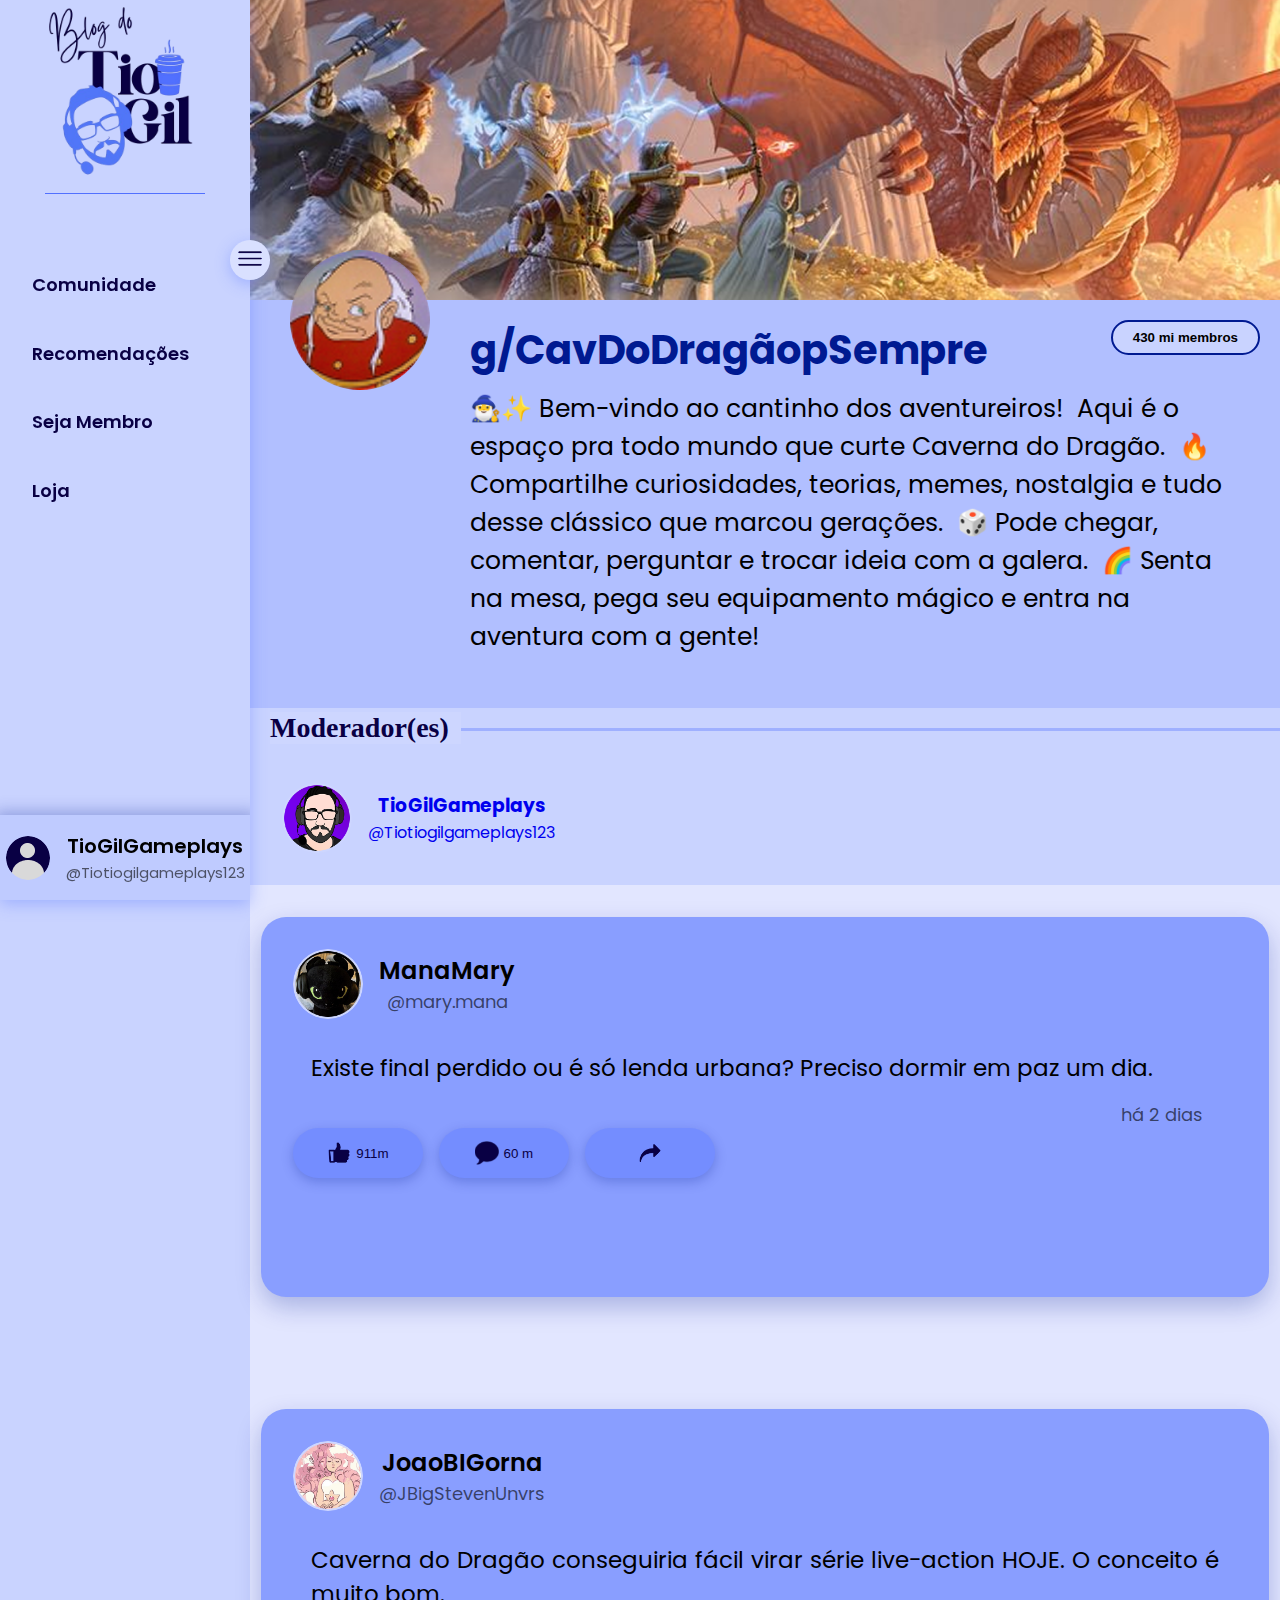
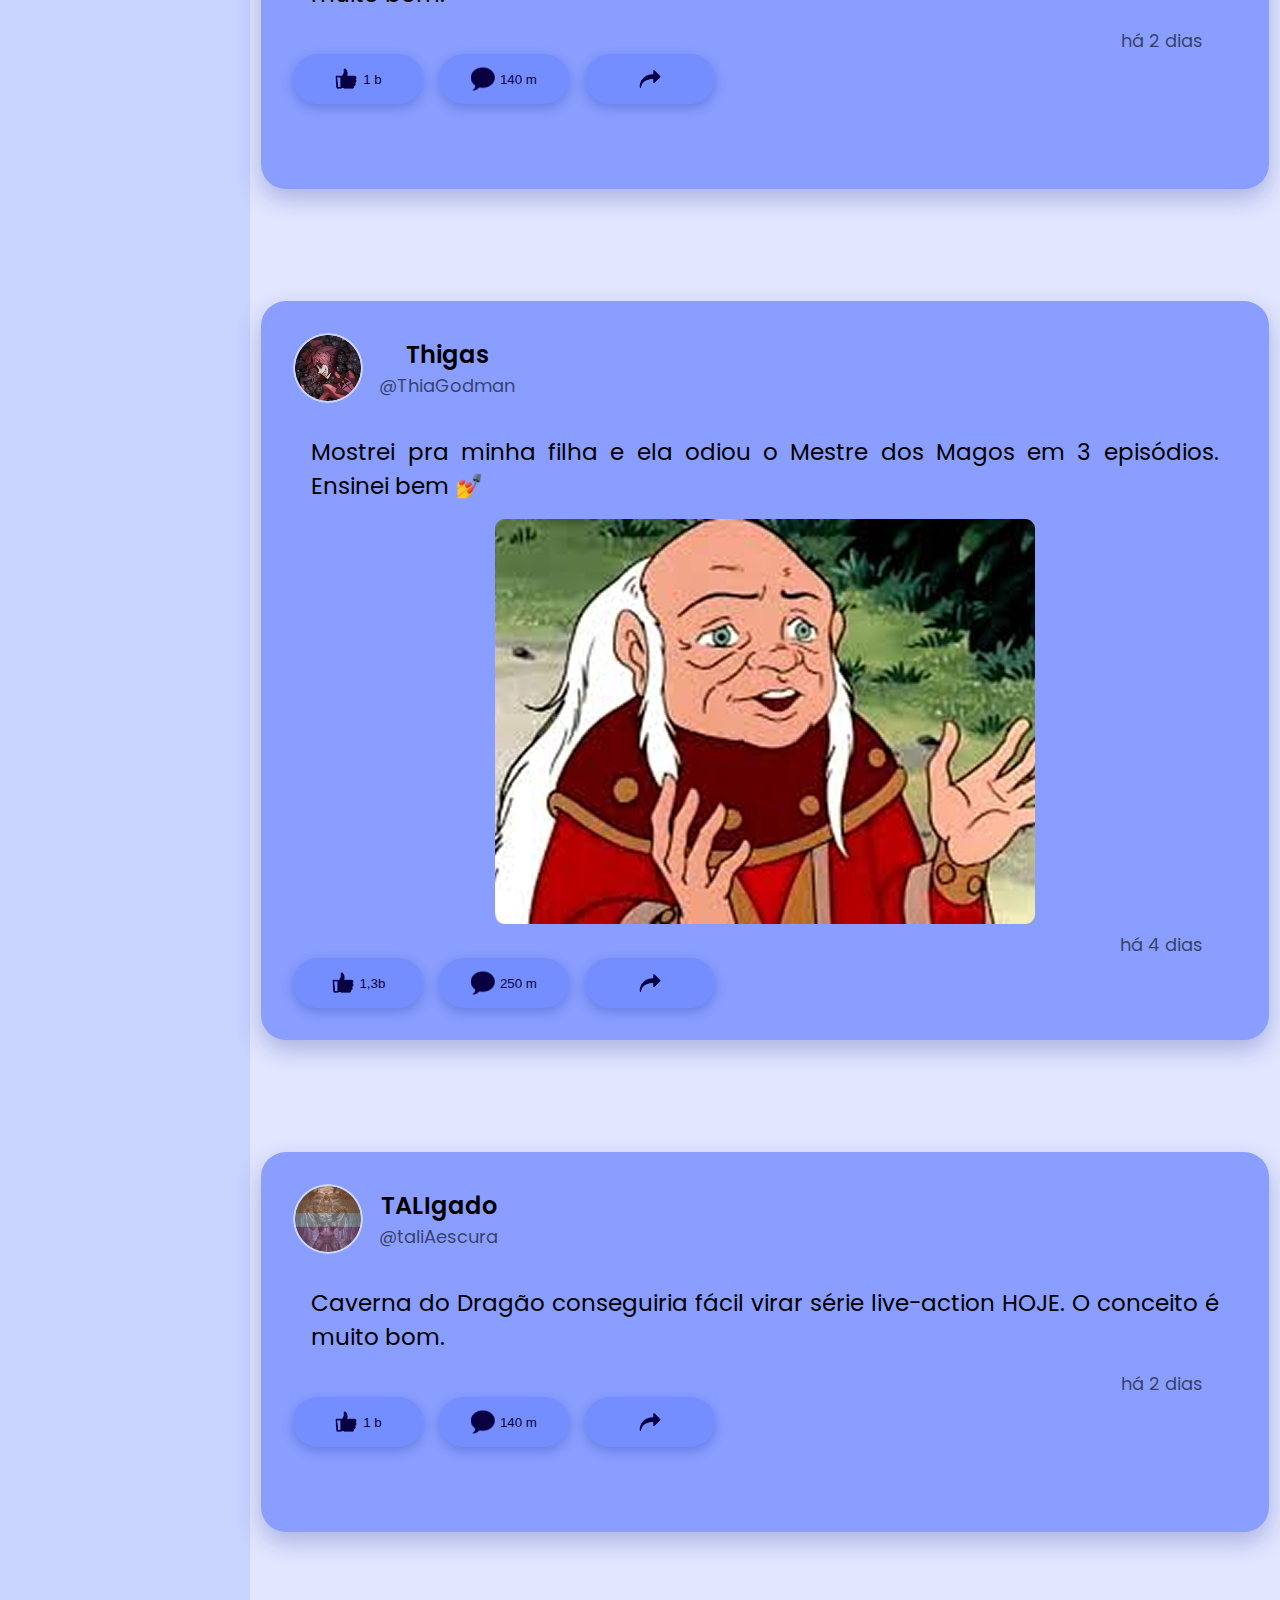
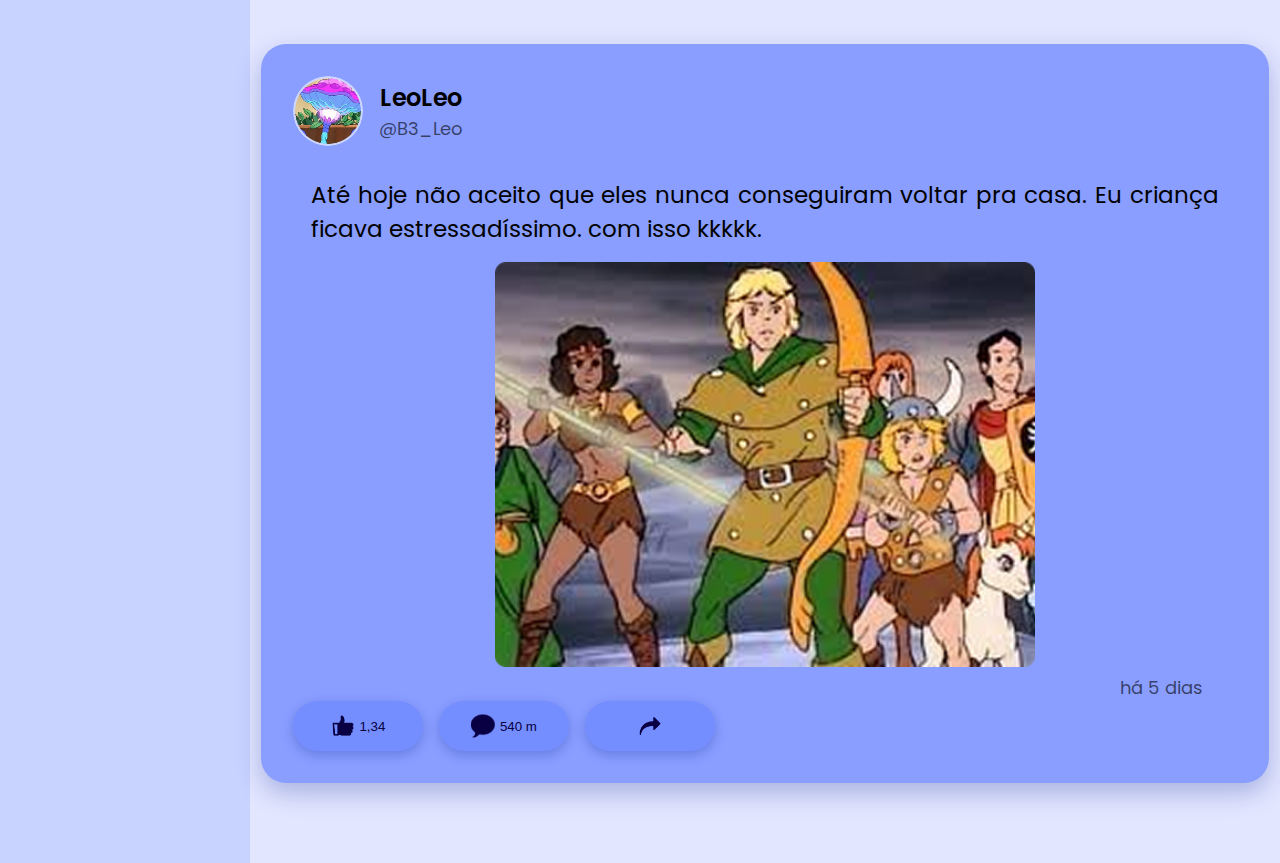
<file: Pages/comunidade-tiogil.html>
<!DOCTYPE html>
<html lang="en">

<head>
    <meta charset="UTF-8">
    <meta name="viewport" content="width=device-width, initial-scale=1.0">
    <title>Comunidades - CavDoDragãopSempre</title>
    <link rel="stylesheet" href="../Css/style.css">
    <link rel="stylesheet" href="../Css/perfil.css">
    <link rel="stylesheet" href="../Css/comunidade-tiogil.css">
    <link rel="stylesheet" href="../Css/posts.css">
    <link rel="icon" href="../IMG/logo-blog.png">
</head>

<body>
    <div class="conteudo-sidebar">

        <div class="sidebar" id="sidebar">
            <nav>

                <a href="../index.html"> <img src="../IMG/logo-blog.png" alt=""></a>

                <div class="itens-sidebar">
                    <ul>
                        <li><a href="comunidade.html">Comunidade</a></li>
                        <li><a href="recomendacoes.html">Recomendações</a></li>
                        <li><a href="site seja membro/sejaM.html">Seja Membro</a></li>
                        <li><a href="loja.html">Loja</a></li>
                    </ul>
                </div>
            </nav>

            <div class="perfil-sidebar">
                <a href="Login/login.html">
                    <img src="../IMG/Post-Perfil/Perfil/imagem de perfil.png" alt="">
                    <div>
                        <h3 class="nome-perfil">TioGilGameplays</h3>
                        <h3 class="user-perfil">@Tiotiogilgameplays123</h3>
                    </div>
                </a>
            </div>
        </div>

        <button id="menu-hamburguer">
            <img src="../IMG/Gerais/Menu.png" alt="">
        </button>


        <div class="todo-conteudo" id="todo-conteudo">
            <div class="banner-box">
                <img id="banner" class="banner-img" src="../IMG/comunidades/banner.png" alt="banner">
            </div>

            <div class="profile-block">

                <img id="pfp" class="pfp-img" src="../IMG/comunidades/comunidade-tiogil.png" alt="foto genérica">

                <div class="top-right-actions">
                    <button class="follow-btn">430 mi membros</button>
                </div>

                <div class="info">
                    <h2 id="nome">g/CavDoDragãopSempre</h2>

                    <p id="bio" class="bio">
                        🧙‍♂️✨ Bem-vindo ao cantinho dos aventureiros!  Aqui é o espaço pra todo mundo que curte Caverna
                        do Dragão.  🔥 Compartilhe curiosidades, teorias, memes, nostalgia e tudo desse clássico que
                        marcou gerações.  🎲 Pode chegar, comentar, perguntar e trocar ideia com a galera.  🌈 Senta na
                        mesa, pega seu equipamento mágico e entra na aventura com a gente!
                    </p>
                </div>

            </div>

            <div class="titulo-linha">
                <h3>Moderador(es)</h3>
            </div>

            <a href="perfil.html?user=tiogil" style="text-decoration: none;">
                <div class="moderador">
                    <img src="../IMG/Post-Perfil/Perfil/tiogil/fotoperfil-tiogil.png" alt="">

                    <div>
                        <h3 class="nome-posts">TioGilGameplays</h3>
                        <p class="user-posts">@Tiotiogilgameplays123</p>
                    </div>
                </div>
            </a>

            <div class="chat">

                <div class="post">
                    <a href="../Pages/perfil.html?user=mary" style="text-decoration: none;">
                        <div class="perfil">
                            <img src="../IMG/Post-Perfil/Perfil/mary/fotoperfil-mary.png" alt="">
                            <div>
                                <h3 class="nome-posts">ManaMary</h3>
                                <h3 class="user-posts">@mary.mana</h3>
                            </div>
                        </div>
                    </a>

                    <div class="conteudo-posts">
                        <p class="texto-conteudo-posts">Existe final perdido ou é só lenda urbana? Preciso dormir em paz
                            um dia.</p>

                        <p class="tempo-conteudo-posts">há 2 dias</p>
                    </div>

                    <div class="btm-posts">
                        <button class="like-btn">
                            <img src="../IMG/Post-Perfil/Post/like-off.png" alt="" class="like-icon">
                            <p>911m</p>
                        </button>

                        <button>
                            <img src="../IMG/Post-Perfil/Post/comentario iconm.png" alt="">
                            <p>60 m</p>
                        </button>

                        <button>
                            <img src="../IMG/Post-Perfil/Post/compartilhar icon.png" alt="">
                        </button>
                    </div>
                </div>


                <div class="post">
                    <a href="../Pages/perfil.html?user=joao" style="text-decoration: none;">
                        <div class="perfil">
                            <img src="../IMG/Post-Perfil/Perfil/big/fotopefil-big.png" alt="">
                            <div>
                                <h3 class="nome-posts">JoaoBIGorna</h3>
                                <h3 class="user-posts">@JBigStevenUnvrs</h3>
                            </div>
                        </div>
                    </a>

                    <div class="conteudo-posts">
                        <p class="texto-conteudo-posts">Caverna do Dragão conseguiria fácil virar série live-action
                            HOJE. O conceito é muito bom.</p>

                        <p class="tempo-conteudo-posts">há 2 dias</p>
                    </div>

                    <div class="btm-posts">
                        <button class="like-btn">
                            <img src="../IMG/Post-Perfil/Post/like-off.png" alt="" class="like-icon">
                            <p>1 b</p>
                        </button>

                        <button>
                            <img src="../IMG/Post-Perfil/Post/comentario iconm.png" alt="">
                            <p>140 m</p>
                        </button>

                        <button>
                            <img src="../IMG/Post-Perfil/Post/compartilhar icon.png" alt="">
                        </button>
                    </div>
                </div>


                <div class="post">
                    <a href="../Pages/perfil.html?user=thiago" style="text-decoration: none;">
                        <div class="perfil">
                            <img src="../IMG/Post-Perfil/Perfil/thiago/fotoperfil-thiago.png" alt="">
                            <div>
                                <h3 class="nome-posts">Thigas</h3>
                                <h3 class="user-posts">@ThiaGodman</h3>
                            </div>
                        </div>
                    </a>

                    <div class="conteudo-posts">
                        <p class="texto-conteudo-posts">Mostrei pra minha filha e ela odiou o Mestre dos Magos em 3
                            episódios. Ensinei bem 💅</p>

                        <img src="../IMG/comunidades/post-thiago.png" alt="" class="img-conteudo-posts">

                        <p class="tempo-conteudo-posts">há 4 dias</p>
                    </div>

                    <div class="btm-posts">
                        <button class="like-btn">
                            <img src="../IMG/Post-Perfil/Post/like-off.png" alt="" class="like-icon">
                            <p>1,3b</p>
                        </button>

                        <button>
                            <img src="../IMG/Post-Perfil/Post/comentario iconm.png" alt="">
                            <p>250 m</p>
                        </button>

                        <button>
                            <img src="../IMG/Post-Perfil/Post/compartilhar icon.png" alt="">
                        </button>
                    </div>
                </div>

                <div class="post">
                    <a href="../Pages/perfil.html?user=talita" style="text-decoration: none;">
                        <div class="perfil">
                            <img src="../IMG/Post-Perfil/Perfil/tali/fotoperfil-tali.png" alt="">
                            <div>
                                <h3 class="nome-posts">TALIgado</h3>
                                <h3 class="user-posts">@taliAescura</h3>
                            </div>
                        </div>
                    </a>

                    <div class="conteudo-posts">
                        <p class="texto-conteudo-posts">Caverna do Dragão conseguiria fácil virar série live-action
                            HOJE. O conceito é muito bom.</p>

                        <p class="tempo-conteudo-posts">há 2 dias</p>
                    </div>

                    <div class="btm-posts">
                        <button class="like-btn">
                            <img src="../IMG/Post-Perfil/Post/like-off.png" alt="" class="like-icon">
                            <p>1 b</p>
                        </button>

                        <button>
                            <img src="../IMG/Post-Perfil/Post/comentario iconm.png" alt="">
                            <p>140 m</p>
                        </button>

                        <button>
                            <img src="../IMG/Post-Perfil/Post/compartilhar icon.png" alt="">
                        </button>
                    </div>
                </div>

                <div class="post">
                    <a href="../Pages/perfil.html?user=leo" style="text-decoration: none;">
                        <div class="perfil">
                            <img src="../IMG/Post-Perfil/Perfil/leo/fotoperfi-leo.png" alt="">
                            <div>
                                <h3 class="nome-posts">LeoLeo</h3>
                                <h3 class="user-posts">@B3_Leo</h3>
                            </div>
                        </div>
                    </a>

                    <div class="conteudo-posts">
                        <p class="texto-conteudo-posts">Até hoje não aceito que eles nunca conseguiram voltar pra casa.
                            Eu criança ficava estressadíssimo. com isso kkkkk.</p>

                        <img src="../IMG/comunidades/post-leo.png" alt="" class="img-conteudo-posts">

                        <p class="tempo-conteudo-posts">há 5 dias</p>
                    </div>

                    <div class="btm-posts">
                        <button class="like-btn">
                            <img src="../IMG/Post-Perfil/Post/like-off.png" alt="" class="like-icon">
                            <p>1,34</p>
                        </button>

                        <button>
                            <img src="../IMG/Post-Perfil/Post/comentario iconm.png" alt="">
                            <p>540 m</p>
                        </button>

                        <button>
                            <img src="../IMG/Post-Perfil/Post/compartilhar icon.png" alt="">
                        </button>
                    </div>
                </div>

                <div class="carregamento">
                    <div class="loader"></div>
                </div>
            </div>


        </div>
    </div>

    <script src="../JavaScript/Index/SideBar.js"></script>
    <script src="../JavaScript/Index/posts-comunidade.js"></script>
</body>

</html>
</file>
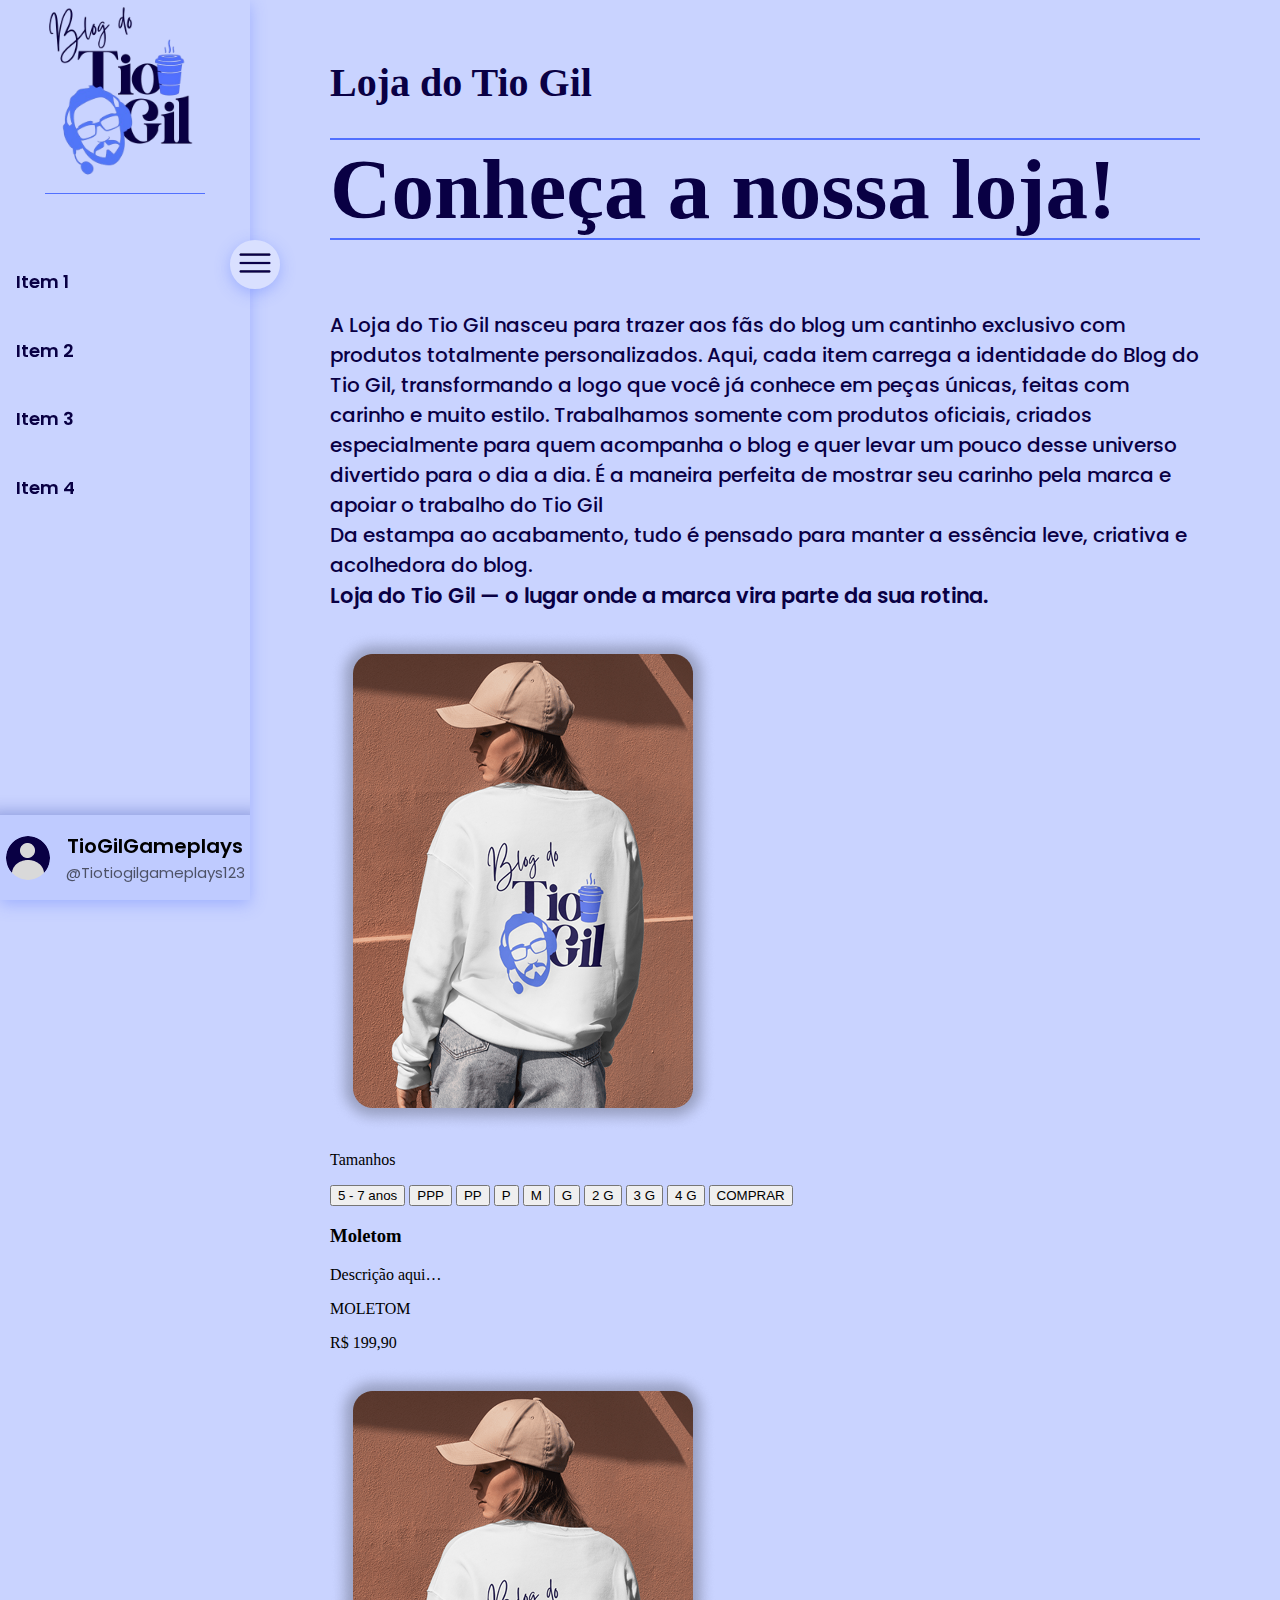
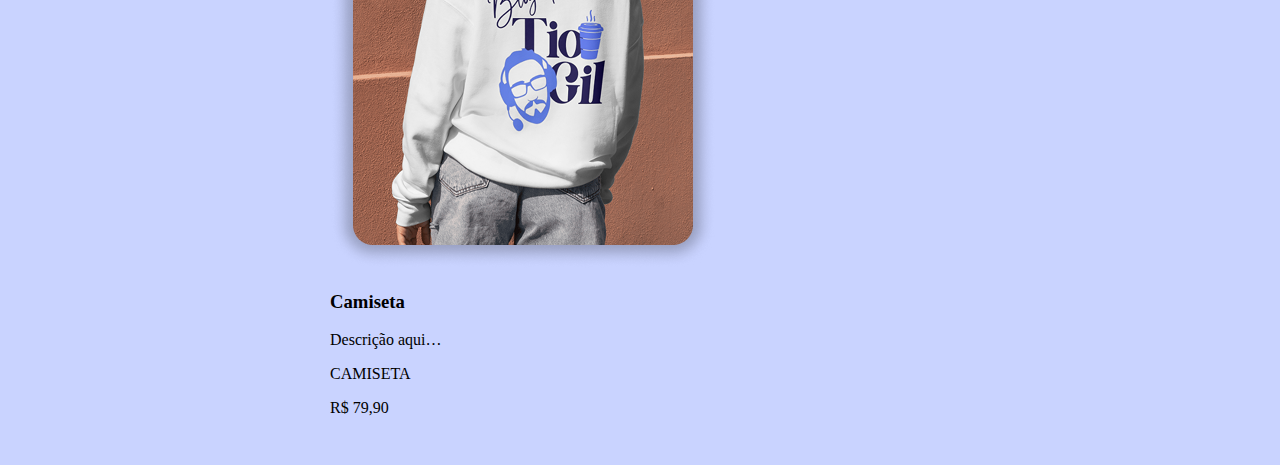
<file: Pages/loja.html>
<!DOCTYPE html>
<html lang="en">

<head>
    <meta charset="UTF-8">
    <meta name="viewport" content="width=device-width, initial-scale=1.0">
    <title>Document</title>
    <link rel="stylesheet" href="../Css/Loja.css">
    <link rel="stylesheet" href="../Css/style.css">

</head>

<body>
    <div class="conteudo-sidebar">

        <div class="sidebar" id="sidebar">
            <nav>

                <img src="../IMG/logo-blog.png" alt="">

                <div class="itens-sidebar">
                    <ul>
                        <li><a href="">Item 1</a></li>
                        <li><a href="">Item 2</a></li>
                        <li><a href="">Item 3</a></li>
                        <li><a href="">Item 4</a></li>
                    </ul>
                </div>
            </nav>

            <div class="perfil-sidebar">
               <a href="">
                 <img src="../../IMG/Post-Perfil/Perfil/imagem de perfil.png" alt="">
                <div>
                    <h3 class="nome-perfil">TioGilGameplays</h3>
                    <h3 class="user-perfil">@Tiotiogilgameplays123</h3>
                </div>
               </a>
            </div>
        </div>

        <button id="menu-hamburguer">
            <img src="../IMG/Gerais/Menu.png" alt="">
        </button>


        <div class="todo-conteudo" id="todo-conteudo">
            <header>
                <h1>Loja do Tio Gil</h1>
                <h2>Conheça a nossa loja!</h2>
            </header>

            <p class="hero-texto">
                A Loja do Tio Gil nasceu para trazer aos fãs do blog um cantinho exclusivo com produtos totalmente
                personalizados. Aqui, cada item carrega a identidade do Blog do Tio Gil, transformando a logo que você
                já conhece em peças únicas, feitas com carinho e muito estilo.
                Trabalhamos somente com produtos oficiais, criados especialmente para quem acompanha o blog e quer levar
                um pouco desse universo divertido para o dia a dia. É a maneira perfeita de mostrar seu carinho pela
                marca e apoiar o trabalho do Tio Gil <br>
                Da estampa ao acabamento, tudo é pensado para manter a essência leve, criativa e acolhedora do blog.
                <br>
                <span>Loja do Tio Gil — o lugar onde a marca vira parte da sua rotina.</span>
            </p>

            <section class="roupas">

                <div class="produtos-container">

                    <a class="produtos">
                        <div class="produto-card fechado" id="cardMoletom">
                            <div class="produto-img">
                                <img src="../IMG/loja/moletom.png" alt="">

                                <div class="produto-tamanhos">

                                    <p>Tamanhos</p>

                                    <div>
                                        <button>5 - 7 anos</button>
                                        <button>PPP</button>
                                        <button>PP</button>
                                        <button>P</button>
                                        <button>M</button>
                                        <button>G</button>
                                        <button>2 G</button>
                                        <button>3 G</button>
                                        <button>4 G</button>
                                        <button class="comprar-link">COMPRAR</button>
                                    </div>
                                </div>
                            </div>

                            <div class="produto-info">
                                <h3 class="produto-nome">Moletom</h3>
                                <p class="produto-desc">Descrição aqui…</p>
                                <div class="produto-preco">
                                    <p>MOLETOM</p>
                                    <p>R$ 199,90</p>
                                </div>
                            </div>
                        </div>
                    </a>

                    <a class="produtos">
                        <div class="produto-card fechado" id="cardCamiseta">
                            <div class="produto-img">
                                <img src="../IMG/loja/moletom.png" alt="">
                            </div>

                            <div class="produto-info">
                                <h3 class="produto-nome">Camiseta</h3>
                                <p class="produto-desc">Descrição aqui…</p>
                                <div class="produto-preco">
                                    <p>CAMISETA</p>
                                    <p>R$ 79,90</p>
                                </div>
                            </div>
                        </div>
                    </a>

                </div>


            </section>
        </div>
    </div>

    <script src="../JavaScript/Index/SideBar.js"></script>
    <script src="../JavaScript/Index/loja.js"></script>
</body>

</html>
</file>
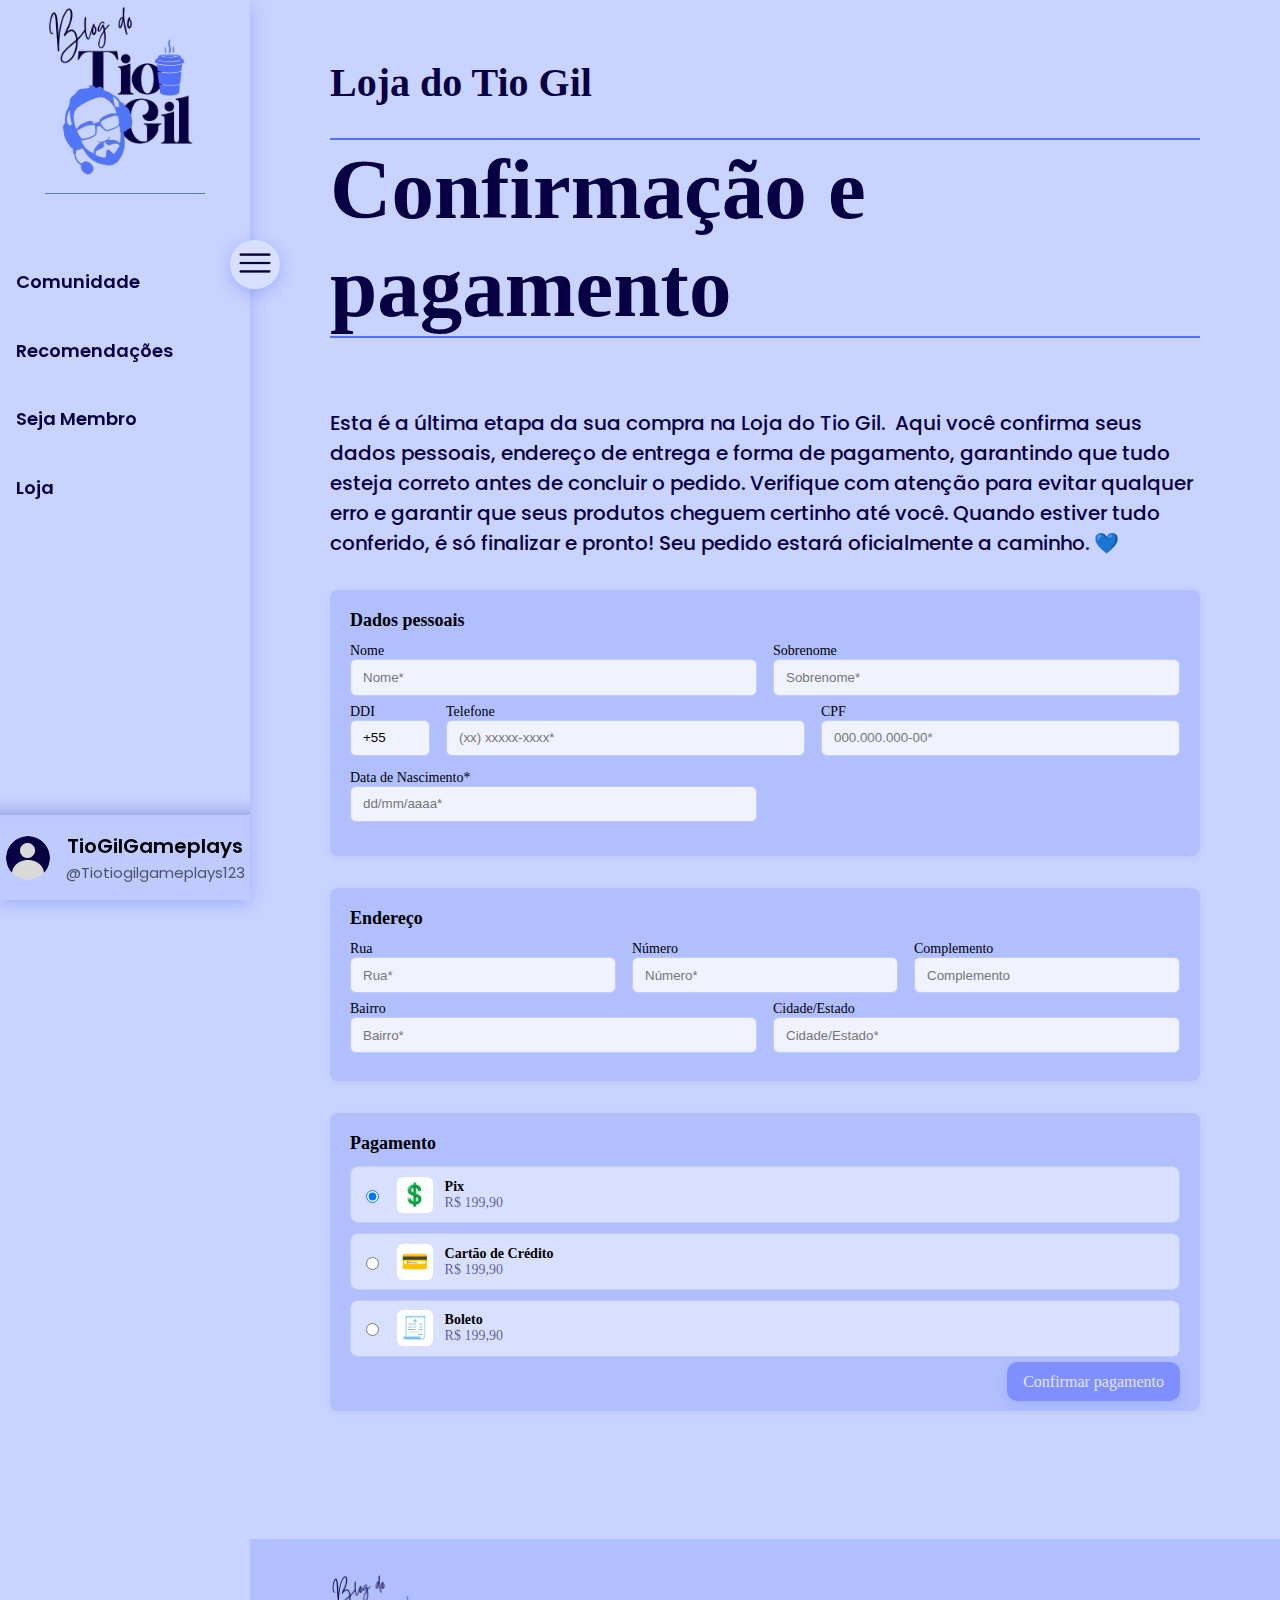
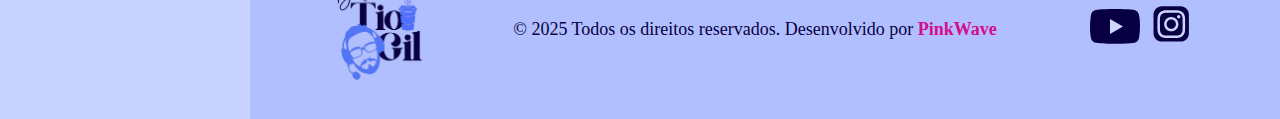
<file: Pages/site da compra/confirmarpagamento.html>
<!DOCTYPE html>
<html lang="pt-br">

<head>
    <meta charset="UTF-8">
    <meta name="viewport" content="width=device-width, initial-scale=1.0">
    <title>Confirmação e pagamento</title>
    <link rel="stylesheet" href="../../Css/style.css">
    <link rel="icon" href="../../IMG/logo-blog.png">
    <link rel="stylesheet" href="confirmarpagamento.css">

</head>

<body>
    <div class="conteudo-sidebar">
        <div class="sidebar" id="sidebar">
            <nav>

                <a href="../../index.html"> <img src="../../IMG/logo-blog.png" alt=""></a>

                <div class="itens-sidebar">
                    <ul>
                        <li><a href="../comunidade.html">Comunidade</a></li>
                        <li><a href="../recomendacoes.html">Recomendações</a></li>
                        <li><a href="../site seja membro/sejaM.html seja membro/sejaM.html">Seja Membro</a></li>
                        <li><a href="../loja.html">Loja</a></li>
                    </ul>
                </div>
            </nav>

            <div class="perfil-sidebar">
                <a href="../Login/login.html">
                    <img src="../../IMG/Post-Perfil/Perfil/imagem de perfil.png" alt="">
                    <div>
                        <h3 class="nome-perfil">TioGilGameplays</h3>
                        <h3 class="user-perfil">@Tiotiogilgameplays123</h3>
                    </div>
                </a>
            </div>
        </div>

        <button id="menu-hamburguer">
            <img src="../../IMG/Gerais/Menu.png" alt="">
        </button>

        <div class="todo-conteudo">
            <header>
                <h1>Loja do Tio Gil</h1>
                <h2>Confirmação e pagamento</h2>
            </header>

            <p class="hero-texto">
                Esta é a última etapa da sua compra na Loja do Tio Gil.  Aqui você confirma seus dados pessoais,
                endereço de
                entrega e forma de pagamento, garantindo que tudo esteja correto antes de concluir o pedido.
                Verifique com atenção para evitar qualquer erro e garantir que seus produtos cheguem certinho até você.
                Quando estiver tudo conferido, é só finalizar e pronto! Seu pedido estará oficialmente a caminho. 💙
            </p>

            <main class="form-container">
                <section class="card dados-pessoais">
                    <h3>Dados pessoais</h3>
                    <div class="grid-2">
                        <label>
                            Nome
                            <input type="text" placeholder="Nome*">
                        </label>
                        <label>
                            Sobrenome
                            <input type="text" placeholder="Sobrenome*">
                        </label>
                    </div>
                    <div class="grid-ddi-tel-cpf">
                        <label class="label-ddi">
                            DDI
                            <input type="text" value="+55" readonly>
                        </label>
                        <label>
                            Telefone
                            <input type="text" id="telefone" placeholder="(xx) xxxxx-xxxx*" inputmode="numeric">
                        </label>
                        <label>
                            CPF
                            <input type="text" id="cpf" placeholder="000.000.000-00*" inputmode="numeric" maxlength="14"
                                aria-describedby="cpf-error">
                            <span id="cpf-error"
                                style="color:#c0392b;font-size:13px;display:block;margin-top:6px;"></span>
                        </label>
                    </div>
                    <div class="grid-2">
                        <label>
                            Data de Nascimento*
                            <input type="text" id="datanascimento" placeholder="dd/mm/aaaa*" maxlength="10">
                            <span id="datanascimento-error"
                                style="color:#c0392b;font-size:13px;display:block;margin-top:6px;"></span>
                        </label>
                    </div>
                </section>

                <section class="card endereco">
                    <h3>Endereço</h3>
                    <div class="grid-3">
                        <label>
                            Rua
                            <input type="text" placeholder="Rua*">
                        </label>
                        <label>
                            Número
                            <input type="text" id="numero" placeholder="Número*">
                        </label>
                        <label>
                            Complemento
                            <input type="text" placeholder="Complemento">
                        </label>
                    </div>
                    <div class="grid-2">
                        <label>
                            Bairro
                            <input type="text" placeholder="Bairro*">
                        </label>
                        <label>
                            Cidade/Estado
                            <input type="text" placeholder="Cidade/Estado*">
                        </label>
                    </div>
                </section>

                <section class="card pagamento">
                    <h3>Pagamento</h3>
                    <ul class="metodos">
                        <li>
                            <label class="metodo">
                                <input type="radio" name="pagamento" checked>
                                <span class="icone">💲</span>
                                <div>
                                    <strong>Pix</strong>
                                    <div class="valor">R$ 199,90</div>
                                </div>
                            </label>
                        </li>
                        <li>
                            <label class="metodo">
                                <input type="radio" name="pagamento">
                                <span class="icone">💳</span>
                                <div>
                                    <strong>Cartão de Crédito</strong>
                                    <div class="valor">R$ 199,90</div>
                                </div>
                            </label>
                        </li>
                        <li>
                            <label class="metodo">
                                <input type="radio" name="pagamento">
                                <span class="icone">🧾</span>
                                <div>
                                    <strong>Boleto</strong>
                                    <div class="valor">R$ 199,90</div>
                                </div>
                            </label>
                        </li>
                    </ul>
                    <div class="actions">
                        <a href="../../index.html" class="btn-confirm">Confirmar pagamento</a>
                    </div>
                </section>
            </main>


        </div>
    </div>

    <footer>
            <div class="footer-conteudo">
                <div class="footer-left">
                    <img src="../../IMG/logo-blog.png" alt="Logo do Site">

                </div>
                <div class="footer-center">
                    <p>&copy; 2025 Todos os direitos reservados. Desenvolvido por <a href="../pinkwave.html">PinkWave</a></p>
                </div>
                <div class="footer-right">
                    <a href="#"><img src="../../IMG/Gerais/youtube logo.svg" alt="YouTube" class="icon-contato"></a>
                    <a href="#"><img src="../../IMG/Gerais/Instagram logo.svg" alt="Instagram" class="icon-contato"></a>
                </div>
            </div>
        </footer>




    <script>
        (function () {
            function cleanCpf(v) { return v.replace(/\D/g, ''); }

            function validateCPF(cpf) {
                cpf = cleanCpf(cpf);
                if (!cpf || cpf.length !== 11) return false;
                if (/^(\d)\1{10}$/.test(cpf)) return false;
                let sum = 0;
                for (let i = 0; i < 9; i++) sum += parseInt(cpf.charAt(i)) * (10 - i);
                let r = sum % 11;
                let d1 = (r < 2) ? 0 : 11 - r;
                if (d1 !== parseInt(cpf.charAt(9))) return false;
                sum = 0;
                for (let i = 0; i < 10; i++) sum += parseInt(cpf.charAt(i)) * (11 - i);
                r = sum % 11;
                let d2 = (r < 2) ? 0 : 11 - r;
                if (d2 !== parseInt(cpf.charAt(10))) return false;
                return true;
            }

            const cpfInput = document.getElementById('cpf');
            const cpfError = document.getElementById('cpf-error');
            const datanascimentoError = document.getElementById('datanascimento-error');
            const confirmBtn = document.querySelector('.btn-confirm');

            function isValidDateBR(str) {
                if (!/^\d{2}\/\d{2}\/\d{4}$/.test(str)) return false;
                const parts = str.split('/');
                const d = parseInt(parts[0], 10);
                const m = parseInt(parts[1], 10);
                const y = parseInt(parts[2], 10);
                if (y < 1900 || y > new Date().getFullYear()) return false;
                if (m < 1 || m > 12) return false;
                const dt = new Date(y, m - 1, d);
                if (dt.getFullYear() !== y || dt.getMonth() + 1 !== m || dt.getDate() !== d) return false;
                const today = new Date();
                if (dt > today) return false;
                return true;
            }

            function validateAll() {
                const required = Array.from(document.querySelectorAll('input[placeholder*="*"]'));
                let firstInvalid = null;
                let allValid = true;

                required.forEach(input => {
                    const val = (input.value || '').trim();
                    if (input.id === 'cpf') {
                        const cleaned = cleanCpf(val);
                        if (cleaned.length !== 11 || !validateCPF(cleaned)) {
                            allValid = false;
                            if (!firstInvalid) firstInvalid = input;
                            cpfError.textContent = 'CPF inválido';
                            input.style.border = '1px solid #c0392b';
                        } else {
                            cpfError.textContent = '';
                            input.style.border = '';
                        }
                        return;
                    }

                    if (input.id === 'telefone') {
                        const digits = val.replace(/\D/g, '');
                        if (digits.length < 10) { allValid = false; if (!firstInvalid) firstInvalid = input; input.style.border = '1px solid #c0392b'; } else { input.style.border = ''; }
                        return;
                    }

                    if (input.id === 'datanascimento') {
                        if (!isValidDateBR(val)) {
                            allValid = false; if (!firstInvalid) firstInvalid = input; input.style.border = '1px solid #c0392b';
                            if (datanascimentoError) datanascimentoError.textContent = 'Data inválida';
                        } else { input.style.border = ''; if (datanascimentoError) datanascimentoError.textContent = ''; }
                        return;
                    }

                    if (val === '') {
                        allValid = false;
                        if (!firstInvalid) firstInvalid = input;
                        input.style.border = '1px solid #c0392b';
                    } else {
                        input.style.border = '';
                    }
                });

                if (confirmBtn) {
                    confirmBtn.disabled = !allValid;
                    confirmBtn.style.opacity = allValid ? '1' : '0.6';
                }

                return { allValid, firstInvalid };
            }

            if (confirmBtn) { confirmBtn.disabled = true; confirmBtn.style.opacity = '0.6'; }

            const requiredInputs = Array.from(document.querySelectorAll('input[placeholder*="*"]'));
            requiredInputs.forEach(i => {
                i.addEventListener('input', function () { validateAll(); });
                i.addEventListener('blur', function () { validateAll(); });
            });

            confirmBtn.addEventListener('click', function (e) {
                const { allValid, firstInvalid } = validateAll();
                if (!allValid) {
                    e.preventDefault();
                    if (firstInvalid) firstInvalid.focus();
                } else {
                    alert('Pagamento confirmado.');
                }
            });

        })();
    </script>
    <script>
        const dataNascimentoInput = document.getElementById('datanascimento');
        const numeroInput = document.getElementById('numero');
        const cpfInputMask = document.getElementById('cpf');

        function maskData(value) {
            let v = value.replace(/\D/g, '');
            if (v.length <= 2) return v;
            if (v.length <= 4) return v.slice(0, 2) + '/' + v.slice(2);
            return v.slice(0, 2) + '/' + v.slice(2, 4) + '/' + v.slice(4, 8);
        }

        function maskCPF(value) {
            let v = value.replace(/\D/g, '');
            if (v.length <= 3) return v;
            if (v.length <= 6) return v.slice(0, 3) + '.' + v.slice(3);
            if (v.length <= 9) return v.slice(0, 3) + '.' + v.slice(3, 6) + '.' + v.slice(6);
            return v.slice(0, 3) + '.' + v.slice(3, 6) + '.' + v.slice(6, 9) + '-' + v.slice(9, 11);
        }

        function maskNumero(value) {
            return value;
        }

        function maskTelefone(value) {
            let v = value.replace(/\D/g, '');
            if (v.length > 11) v = v.slice(0, 11);
            if (v.length <= 2) return v;
            if (v.length <= 7) return '(' + v.slice(0, 2) + ') ' + v.slice(2);
            return '(' + v.slice(0, 2) + ') ' + v.slice(2, 7) + '-' + v.slice(7);
        }

        dataNascimentoInput.addEventListener('input', function (e) {
            e.target.value = maskData(e.target.value);
        });

        cpfInputMask.addEventListener('input', function (e) {
            e.target.value = maskCPF(e.target.value);
            updateState();
        });

        numeroInput.addEventListener('input', function (e) {
            e.target.value = maskNumero(e.target.value);
        });

        const telefoneInput = document.getElementById('telefone');
        telefoneInput.addEventListener('input', function (e) {
            e.target.value = maskTelefone(e.target.value);
        });
    </script>
    <script src="../../JavaScript/Index/SideBar.js"></script>
</body>

</html>
</file>
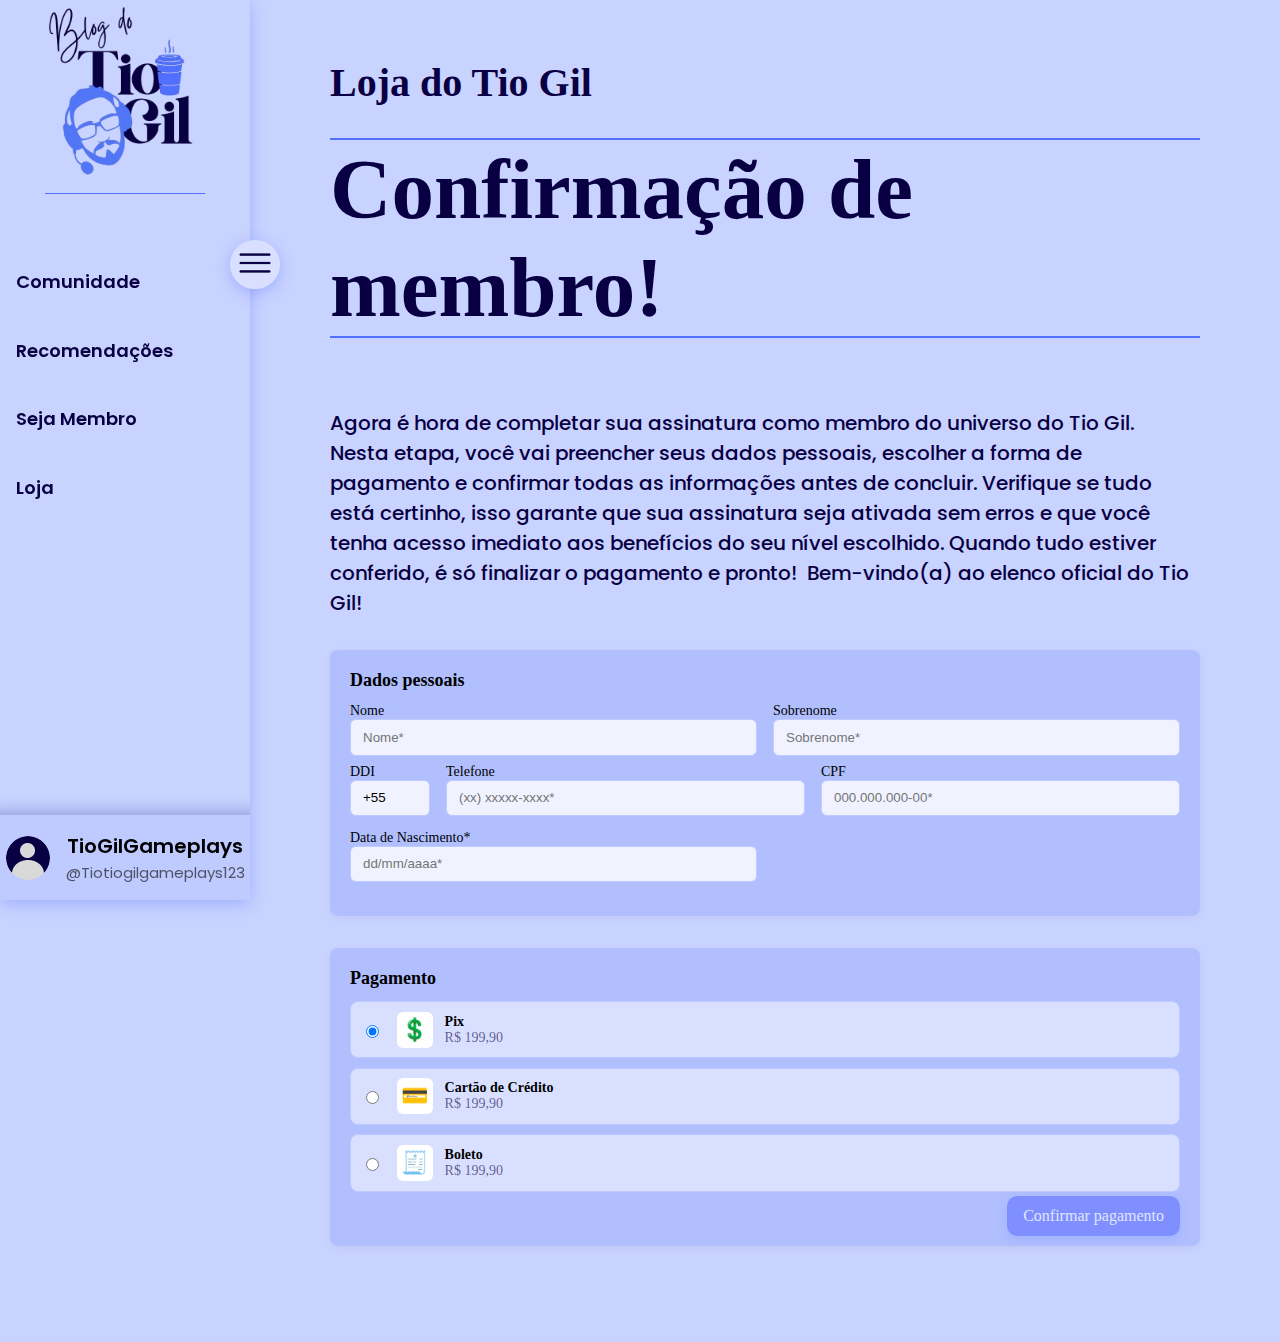
<file: Pages/site seja membro/comfirmacao-mebro.html>
<!DOCTYPE html>
<html lang="pt-br">

<head>
    <meta charset="UTF-8">
    <meta name="viewport" content="width=device-width, initial-scale=1.0">
    <title>Confirmação e pagamento</title>
    <link rel="stylesheet" href="../../Css/style.css">
    <link rel="stylesheet" href="../site da compra/confirmarpagamento.css">

</head>

<body>
    <div class="conteudo-sidebar">
        <div class="sidebar" id="sidebar">
            <nav>

                <a href="../../index.html"> <img src="../../IMG/logo-blog.png" alt=""></a>

                <div class="itens-sidebar">
                    <ul>
                        <li><a href="../comunidade.html">Comunidade</a></li>
                        <li><a href="../recomendacoes.html">Recomendações</a></li>
                        <li><a href="sejaM.html">Seja Membro</a></li>
                        <li><a href="../loja.html">Loja</a></li>
                    </ul>
                </div>
            </nav>

            <div class="perfil-sidebar">
                <a href="../Login/login.html">
                    <img src="../../IMG/Post-Perfil/Perfil/imagem de perfil.png" alt="">
                    <div>
                        <h3 class="nome-perfil">TioGilGameplays</h3>
                        <h3 class="user-perfil">@Tiotiogilgameplays123</h3>
                    </div>
                </a>
            </div>
        </div>

        <button id="menu-hamburguer">
            <img src="../../IMG/Gerais/Menu.png" alt="">
        </button>

        <div class="todo-conteudo">
            <header>
                <h1>Loja do Tio Gil</h1>
                <h2>Confirmação de membro!</h2>
            </header>

            <p class="hero-texto">
                Agora é hora de completar sua assinatura como membro do universo do Tio Gil.  Nesta etapa, você vai
                preencher seus dados pessoais, escolher a forma de pagamento e confirmar todas as informações antes de
                concluir.
                Verifique se tudo está certinho, isso garante que sua assinatura seja ativada sem erros e que você tenha
                acesso imediato aos benefícios do seu nível escolhido.
                Quando tudo estiver conferido, é só finalizar o pagamento e pronto!  Bem-vindo(a) ao elenco oficial do
                Tio Gil!
            </p>

            <main class="form-container">
                <section class="card dados-pessoais">
                    <h3>Dados pessoais</h3>
                    <div class="grid-2">
                        <label>
                            Nome
                            <input type="text" placeholder="Nome*">
                        </label>
                        <label>
                            Sobrenome
                            <input type="text" placeholder="Sobrenome*">
                        </label>
                    </div>
                    <div class="grid-ddi-tel-cpf">
                        <label class="label-ddi">
                            DDI
                            <input type="text" value="+55" readonly>
                        </label>
                        <label>
                            Telefone
                            <input type="text" id="telefone" placeholder="(xx) xxxxx-xxxx*" inputmode="numeric">
                        </label>
                        <label>
                            CPF
                            <input type="text" id="cpf" placeholder="000.000.000-00*" inputmode="numeric" maxlength="14"
                                aria-describedby="cpf-error">
                            <span id="cpf-error"
                                style="color:#c0392b;font-size:13px;display:block;margin-top:6px;"></span>
                        </label>
                    </div>
                    <div class="grid-2">
                        <label>
                            Data de Nascimento*
                            <input type="text" id="datanascimento" placeholder="dd/mm/aaaa*" maxlength="10">
                            <span id="datanascimento-error"
                                style="color:#c0392b;font-size:13px;display:block;margin-top:6px;"></span>
                        </label>
                    </div>
                </section>


                <section class="card pagamento">
                    <h3>Pagamento</h3>
                    <ul class="metodos">
                        <li>
                            <label class="metodo">
                                <input type="radio" name="pagamento" checked>
                                <span class="icone">💲</span>
                                <div>
                                    <strong>Pix</strong>
                                    <div class="valor">R$ 199,90</div>
                                </div>
                            </label>
                        </li>
                        <li>
                            <label class="metodo">
                                <input type="radio" name="pagamento">
                                <span class="icone">💳</span>
                                <div>
                                    <strong>Cartão de Crédito</strong>
                                    <div class="valor">R$ 199,90</div>
                                </div>
                            </label>
                        </li>
                        <li>
                            <label class="metodo">
                                <input type="radio" name="pagamento">
                                <span class="icone">🧾</span>
                                <div>
                                    <strong>Boleto</strong>
                                    <div class="valor">R$ 199,90</div>
                                </div>
                            </label>
                        </li>
                    </ul>
                    <div class="actions">
                        <a href="../../index.html" class="btn-confirm">Confirmar pagamento</a>
                    </div>
                </section>
            </main>


        </div>
    </div>




    <script>
        (function () {
            function cleanCpf(v) { return v.replace(/\D/g, ''); }

            function validateCPF(cpf) {
                cpf = cleanCpf(cpf);
                if (!cpf || cpf.length !== 11) return false;
                if (/^(\d)\1{10}$/.test(cpf)) return false;
                let sum = 0;
                for (let i = 0; i < 9; i++) sum += parseInt(cpf.charAt(i)) * (10 - i);
                let r = sum % 11;
                let d1 = (r < 2) ? 0 : 11 - r;
                if (d1 !== parseInt(cpf.charAt(9))) return false;
                sum = 0;
                for (let i = 0; i < 10; i++) sum += parseInt(cpf.charAt(i)) * (11 - i);
                r = sum % 11;
                let d2 = (r < 2) ? 0 : 11 - r;
                if (d2 !== parseInt(cpf.charAt(10))) return false;
                return true;
            }

            const cpfInput = document.getElementById('cpf');
            const cpfError = document.getElementById('cpf-error');
            const datanascimentoError = document.getElementById('datanascimento-error');
            const confirmBtn = document.querySelector('.btn-confirm');

            function isValidDateBR(str) {
                if (!/^\d{2}\/\d{2}\/\d{4}$/.test(str)) return false;
                const parts = str.split('/');
                const d = parseInt(parts[0], 10);
                const m = parseInt(parts[1], 10);
                const y = parseInt(parts[2], 10);
                if (y < 1900 || y > new Date().getFullYear()) return false;
                if (m < 1 || m > 12) return false;
                const dt = new Date(y, m - 1, d);
                if (dt.getFullYear() !== y || dt.getMonth() + 1 !== m || dt.getDate() !== d) return false;
                const today = new Date();
                if (dt > today) return false;
                return true;
            }

            function validateAll() {
                const required = Array.from(document.querySelectorAll('input[placeholder*="*"]'));
                let firstInvalid = null;
                let allValid = true;

                required.forEach(input => {
                    const val = (input.value || '').trim();
                    if (input.id === 'cpf') {
                        const cleaned = cleanCpf(val);
                        if (cleaned.length !== 11 || !validateCPF(cleaned)) {
                            allValid = false;
                            if (!firstInvalid) firstInvalid = input;
                            cpfError.textContent = 'CPF inválido';
                            input.style.border = '1px solid #c0392b';
                        } else {
                            cpfError.textContent = '';
                            input.style.border = '';
                        }
                        return;
                    }

                    if (input.id === 'telefone') {
                        const digits = val.replace(/\D/g, '');
                        if (digits.length < 10) { allValid = false; if (!firstInvalid) firstInvalid = input; input.style.border = '1px solid #c0392b'; } else { input.style.border = ''; }
                        return;
                    }

                    if (input.id === 'datanascimento') {
                        if (!isValidDateBR(val)) {
                            allValid = false; if (!firstInvalid) firstInvalid = input; input.style.border = '1px solid #c0392b';
                            if (datanascimentoError) datanascimentoError.textContent = 'Data inválida';
                        } else { input.style.border = ''; if (datanascimentoError) datanascimentoError.textContent = ''; }
                        return;
                    }

                    if (val === '') {
                        allValid = false;
                        if (!firstInvalid) firstInvalid = input;
                        input.style.border = '1px solid #c0392b';
                    } else {
                        input.style.border = '';
                    }
                });

                if (confirmBtn) {
                    confirmBtn.disabled = !allValid;
                    confirmBtn.style.opacity = allValid ? '1' : '0.6';
                }

                return { allValid, firstInvalid };
            }

            if (confirmBtn) { confirmBtn.disabled = true; confirmBtn.style.opacity = '0.6'; }

            const requiredInputs = Array.from(document.querySelectorAll('input[placeholder*="*"]'));
            requiredInputs.forEach(i => {
                i.addEventListener('input', function () { validateAll(); });
                i.addEventListener('blur', function () { validateAll(); });
            });

            confirmBtn.addEventListener('click', function (e) {
                const { allValid, firstInvalid } = validateAll();
                if (!allValid) {
                    e.preventDefault();
                    if (firstInvalid) firstInvalid.focus();
                } else {
                    alert('Pagamento confirmado.');
                }
            });

        })();
    </script>
    <script>
        const dataNascimentoInput = document.getElementById('datanascimento');
        const numeroInput = document.getElementById('numero');
        const cpfInputMask = document.getElementById('cpf');

        function maskData(value) {
            let v = value.replace(/\D/g, '');
            if (v.length <= 2) return v;
            if (v.length <= 4) return v.slice(0, 2) + '/' + v.slice(2);
            return v.slice(0, 2) + '/' + v.slice(2, 4) + '/' + v.slice(4, 8);
        }

        function maskCPF(value) {
            let v = value.replace(/\D/g, '');
            if (v.length <= 3) return v;
            if (v.length <= 6) return v.slice(0, 3) + '.' + v.slice(3);
            if (v.length <= 9) return v.slice(0, 3) + '.' + v.slice(3, 6) + '.' + v.slice(6);
            return v.slice(0, 3) + '.' + v.slice(3, 6) + '.' + v.slice(6, 9) + '-' + v.slice(9, 11);
        }

        function maskNumero(value) {
            return value;
        }

        function maskTelefone(value) {
            let v = value.replace(/\D/g, '');
            if (v.length > 11) v = v.slice(0, 11);
            if (v.length <= 2) return v;
            if (v.length <= 7) return '(' + v.slice(0, 2) + ') ' + v.slice(2);
            return '(' + v.slice(0, 2) + ') ' + v.slice(2, 7) + '-' + v.slice(7);
        }

        dataNascimentoInput.addEventListener('input', function (e) {
            e.target.value = maskData(e.target.value);
        });

        cpfInputMask.addEventListener('input', function (e) {
            e.target.value = maskCPF(e.target.value);
            updateState();
        });

        numeroInput.addEventListener('input', function (e) {
            e.target.value = maskNumero(e.target.value);
        });

        const telefoneInput = document.getElementById('telefone');
        telefoneInput.addEventListener('input', function (e) {
            e.target.value = maskTelefone(e.target.value);
        });
    </script>
    <script src="../../JavaScript/Index/SideBar.js"></script>
</body>

</html>
</file>
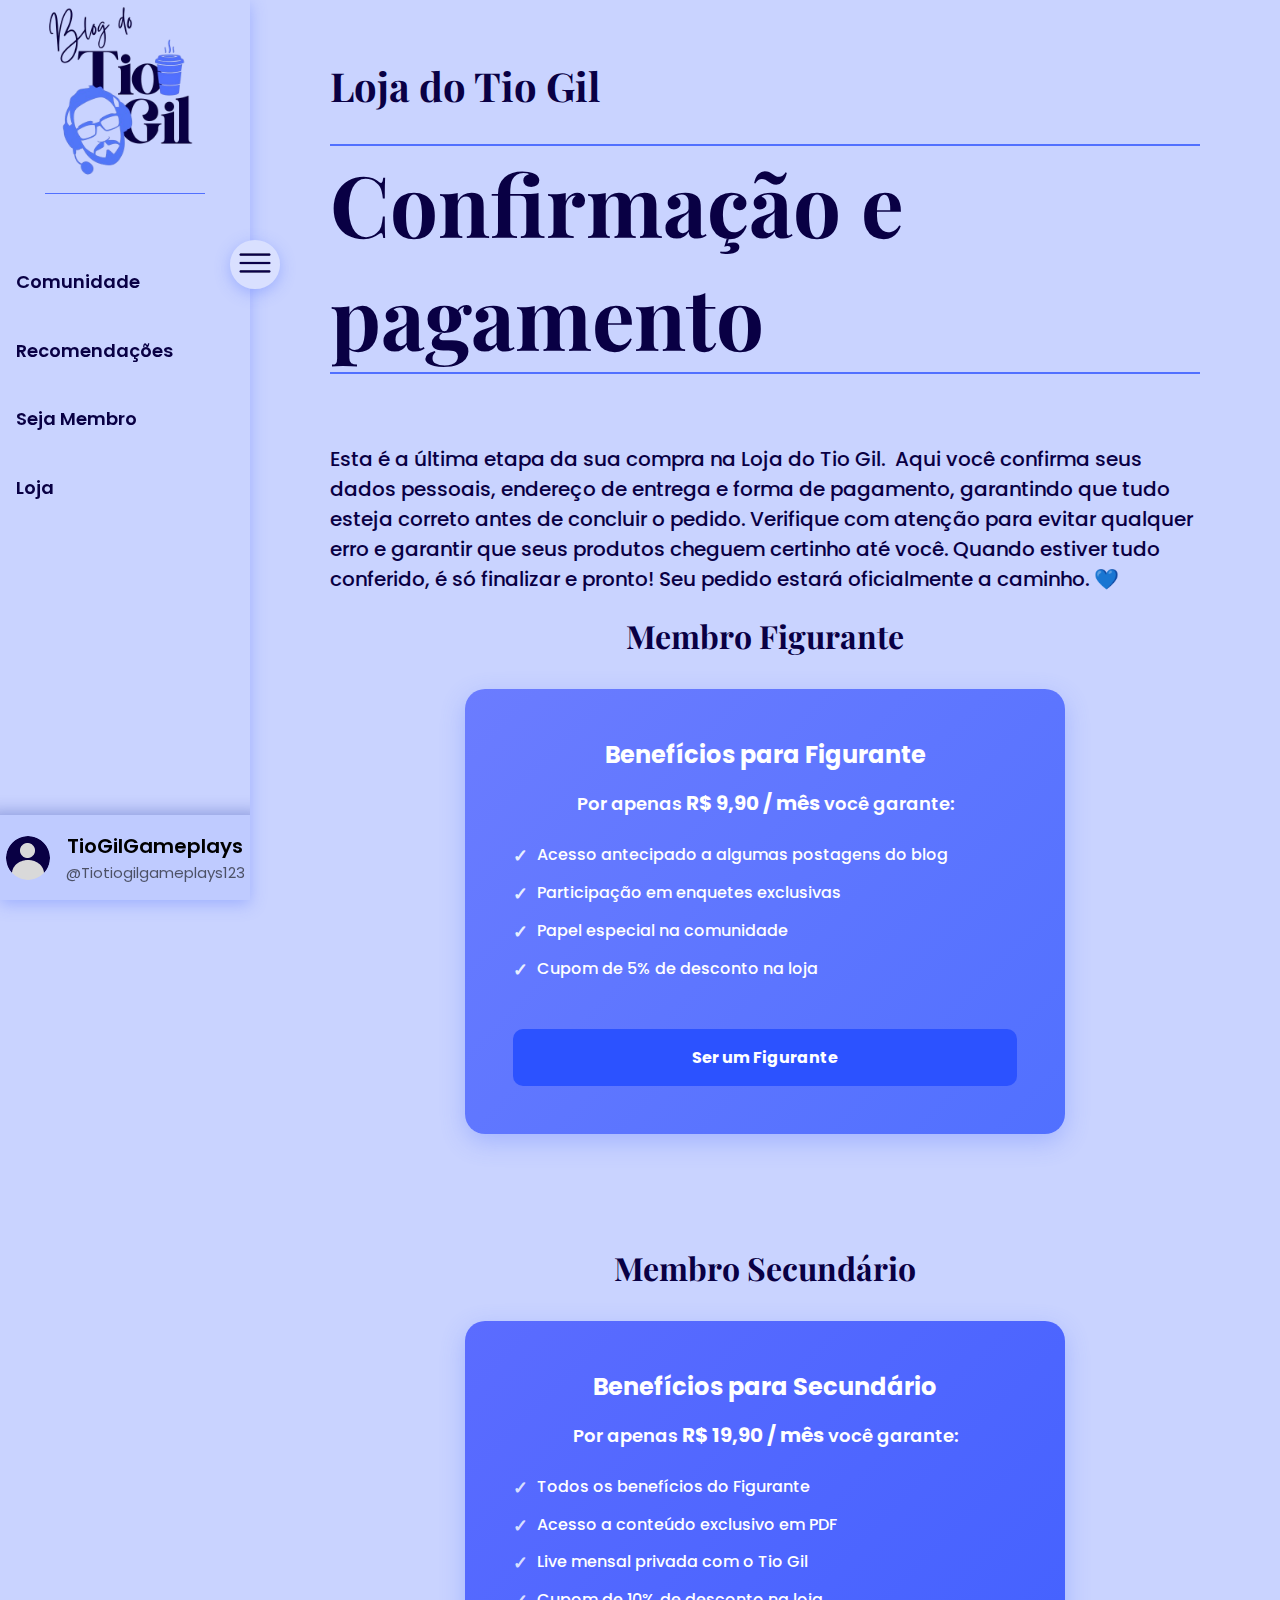
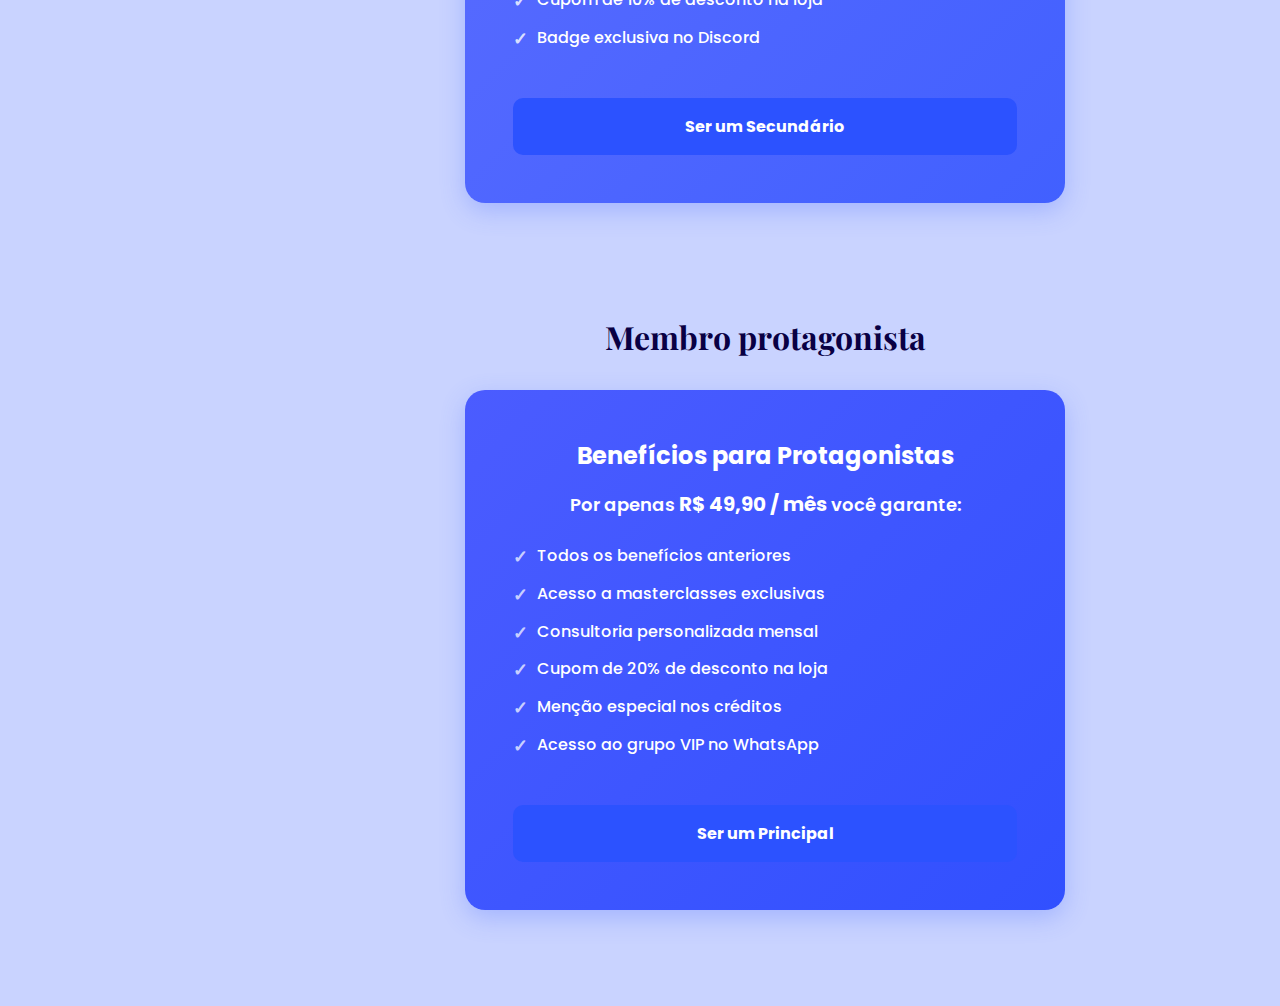
<file: Pages/site seja membro/sejaM.html>
<!DOCTYPE html>
<html lang="pt-BR">

<head>
    <meta charset="UTF-8">
    <meta name="viewport" content="width=device-width, initial-scale=1.0, maximum-scale=5.0, user-scalable=yes">
    <title>Seja um Membro - Tio Gil</title>
    <link rel="stylesheet" href="../../Css/style.css">
    <link rel="stylesheet" href="sejaM.css">
    <link rel="preconnect" href="https://fonts.googleapis.com">
    <link rel="preconnect" href="https://fonts.gstatic.com" crossorigin>
    <link
        href="https://fonts.googleapis.com/css2?family=Poppins:wght@400;500;600;700&family=Playfair+Display:wght@700&display=swap"
        rel="stylesheet">
</head>

<body>
    <div class="conteudo-sidebar">
        <div class="sidebar" id="sidebar">
            <nav>

                 <a href="../../index.html"> <img src="../../IMG/logo-blog.png" alt=""></a>

                <div class="itens-sidebar">
                    <ul>
                        <li><a href="../comunidade.html">Comunidade</a></li>
                        <li><a href="../recomendacoes.html">Recomendações</a></li>
                        <li><a href="../site seja membro/sejaM.html">Seja Membro</a></li>
                        <li><a href="../loja.html">Loja</a></li>
                    </ul>
                </div>
            </nav>

            <div class="perfil-sidebar">
               <a href="../Login/login.html">
                 <img src="../../IMG/Post-Perfil/Perfil/imagem de perfil.png" alt="">
                <div>
                    <h3 class="nome-perfil">TioGilGameplays</h3>
                    <h3 class="user-perfil">@Tiotiogilgameplays123</h3>
                </div>
               </a>
            </div>
        </div>

        <button id="menu-hamburguer">
            <img src="../../IMG/Gerais/Menu.png" alt="">
        </button>

        <div class="todo-conteudo">
            <header>
                <h1>Loja do Tio Gil</h1>
                <h2>Confirmação e pagamento</h2>
            </header>

            <p class="hero-texto">
                Esta é a última etapa da sua compra na Loja do Tio Gil.  Aqui você confirma seus dados pessoais,
                endereço de
                entrega e forma de pagamento, garantindo que tudo esteja correto antes de concluir o pedido.
                Verifique com atenção para evitar qualquer erro e garantir que seus produtos cheguem certinho até você.
                Quando estiver tudo conferido, é só finalizar e pronto! Seu pedido estará oficialmente a caminho. 💙
            </p>
            <div class="members-cards">
                <section class="member-section">
                    <h3>Membro Figurante</h3>
                    <div class="member-card figurante">
                        <h4>Benefícios para Figurante</h4>
                        <p class="price">Por apenas <strong>R$ 9,90 / mês</strong> você garante:</p>
                        <ul>
                            <li>Acesso antecipado a algumas postagens do blog</li>
                            <li>Participação em enquetes exclusivas</li>
                            <li>Papel especial na comunidade</li>
                            <li>Cupom de 5% de desconto na loja</li>
                        </ul>
                        <button class="btn-member">Ser um Figurante</button>
                    </div>
                </section>

                <section class="member-section">
                    <h3>Membro Secundário</h3>
                    <div class="member-card secundario">
                        <h4>Benefícios para Secundário</h4>
                        <p class="price">Por apenas <strong>R$ 19,90 / mês</strong> você garante:</p>
                        <ul>
                            <li>Todos os benefícios do Figurante</li>
                            <li>Acesso a conteúdo exclusivo em PDF</li>
                            <li>Live mensal privada com o Tio Gil</li>
                            <li>Cupom de 10% de desconto na loja</li>
                            <li>Badge exclusiva no Discord</li>
                        </ul>
                        <button class="btn-member">Ser um Secundário</button>
                    </div>
                </section>

                <section class="member-section">
                    <h3>Membro protagonista</h3>
                    <div class="member-card principal">
                        <h4>Benefícios para Protagonistas</h4>
                        <p class="price">Por apenas <strong>R$ 49,90 / mês</strong> você garante:</p>
                        <ul>
                            <li>Todos os benefícios anteriores</li>
                            <li>Acesso a masterclasses exclusivas</li>
                            <li>Consultoria personalizada mensal</li>
                            <li>Cupom de 20% de desconto na loja</li>
                            <li>Menção especial nos créditos</li>
                            <li>Acesso ao grupo VIP no WhatsApp</li>
                        </ul>
                        <button class="btn-member">Ser um Principal</button>
                    </div>
                </section>
            </div>
        </div>
    </div>

    <script src="../../JavaScript/Index/SideBar.js"></script>
</body>

</html>
</file>
<file: Css/style.css>
@import url('https://fonts.googleapis.com/css2?family=Poppins:wght@100;200;300;400;500;600;700;800;900&display=swap');

body {
    padding: 0;
    margin: 0;
    background-color: #C9D3FF;
}

.perfil-sidebar a {
    background-color: #BFCBFF;
    box-shadow: 0px -8px 15px -5px #001A914D;
    display: flex;
    justify-content: center;
    align-items: center;
    gap: 1rem;
    min-width: 250px;
    padding: 1rem;
    text-align: start;
    text-decoration: none;
}

.perfil-sidebar a img {
    width: 44px;
    border-radius: 100%;
}

.perfil-sidebar div {
    display: flex;
    flex-direction: column;
    align-items: center;
}

.perfil-sidebar a div .nome-perfil {
    font-family: "Poppins", sans-serif;
    font-weight: 600;
    font-size: 20px;
    margin: 0;
    color: #000000;
}

.perfil-sidebar a div .user-perfil {
    font-family: "Poppins", sans-serif;
    font-weight: 400;
    font-size: 15px;
    margin: 0;
    color: #00000099;
}

#sidebar {
    display: flex;
    align-items: center;
    justify-content: space-between;
    flex-flow: column nowrap;
}

.sidebar {
    width: 250px;
    background-color: #C9D3FF;
    height: 100vh;
    position: fixed;
    top: 0;
    left: 0;
    z-index: 1000;
    transition: transform .3s ease;
    transform: translateX(0);
    overflow: hidden;
    box-shadow: 0px 4px 15px 0px rgba(81, 112, 255, 0.35);
    text-align: center;
}

.sidebar.recolhida {
    transform: translateX(-100%);
}

nav img {
    width: 10rem;
    padding-bottom: 15px;
    margin-bottom: 25px;
    border-bottom: solid 1px #5170FF;
}

.itens-sidebar {
    background: transparent;
    width: 250px;
    padding: 2rem 1rem;
    border-radius: 25px;
    font-family: "Poppins", sans-serif;
}

.itens-sidebar ul {
    list-style: none;
    padding: 0;
    margin: 0;
    display: flex;
    flex-direction: column;
    gap: 1rem;
    text-align: left;
}

.itens-sidebar li a {
    position: relative;
    text-decoration: none;
    font-weight: 600;
    font-size: 18px;
    color: #090044;
    padding: 0.8rem 1rem;
    display: block;
    background: transparent;
    transition: color 0.3s ease;
}

.itens-sidebar li a::after {
    content: "";
    position: absolute;
    left: 0;
    bottom: 0;
    width: 0;
    height: 3px;
    background-color: #748DFF;
    transition: width 0.3s ease;
}

.itens-sidebar li a:hover::after {
    width: 100%;
}

#menu-hamburguer {
    position: fixed;
    top: 15rem;
    left: 230px;
    z-index: 2000;
    background: none;
    border: none;
    cursor: pointer;
    padding: 0;
    transition: left .3s ease, top .3s ease;
    background-color: #D9E0FF;
    border-radius: 100%;
    box-shadow: 0px 4px 15px 0px #5170FF59;
}

#menu-hamburguer img {
    width: 40px;
    padding: 5px;
}

body.sidebar-fechada #menu-hamburguer {
    left: 20px;
    top: 10px;
}

.todo-conteudo {
    margin-left: 250px;
    transition: margin-left .3s ease;
    background-color: #C9D3FF;
    padding: 2rem 5rem;
}

body.sidebar-fechada .todo-conteudo {
    margin-left: 0;
}

.conteudo-sidebar {
    display: flex;
    flex-flow: row nowrap;
}

header h1 {
    font-family: "Playfair Display";
    font-weight: 700;
    font-size: 40px;
    color: #090044;
}

header h2 {
    font-family: "Playfair Display";
    font-weight: 700;
    font-size: 85px;
    color: #090044;
    max-width: 1300px;
    border-top: solid 2px #5170FF;
    border-bottom: solid 2px #5170FF;
    margin-top: 2rem;
}

.hero-texto {
    font-family: Poppins;
    font-weight: 500;
    font-style: Medium;
    font-size: 20px;
    color: #090044;
}

footer {
    background: #B1BFFF;
    color: #090044;
    font-size: large;
    padding: 2rem 5rem;
    width: calc(100% - 250px);
    margin-left: 250px;
    clear: both;
    box-sizing: border-box;
    transition: margin-left 0.3s ease, width 0.3s ease;

    a {
        text-decoration: none;
        font-weight: bold;
        font-weight: bold;
        color: #d30d8b;
    }
}

.icon-contato {
    width: 50px;
    margin-left: 10px;
}

body.sidebar-fechada footer {
    margin-left: 0;
    width: 100%;
}

.footer-conteudo {
    display: flex;
    justify-content: space-between;
    align-items: center;
    flex-wrap: wrap;
}

.footer-left img {
    width: 100px;
}

.footer-right {
    display: flex;
    align-items: center;
}


@media (max-width: 700px) {

    .sidebar {
        width: 100%;
        height: auto;
        transform: translateY(-100%);
        left: 0;
        top: 0;
        padding-bottom: 1rem;
        box-shadow: 0px 4px 15px 0px rgba(81, 112, 255, 0.35);
        transition: transform .3s ease;
    }

    .sidebar.recolhida {
        transform: translateY(-100%);
    }

    .sidebar:not(.recolhida) {
        transform: translateY(0);
    }

    .itens-sidebar {
        width: 90%;
        margin: 0 auto;
        padding: 1.5rem;
    }

    .itens-sidebar li a {
        font-size: 16px;
        padding: 0.6rem 1rem;
    }

    .todo-conteudo {
        margin-left: 0 !important;
        padding: 5rem 2rem 2rem 2rem;
        transition: none;
    }

    .conteudo-sidebar {
        flex-direction: column;
    }

    #menu-hamburguer {
        left: 15px !important;
        top: 15px !important;
        background-color: #D9E0FF;
        border-radius: 100%;
        box-shadow: 0px 4px 15px 0px #5170FF59;
    }

    body.sidebar-fechada #menu-hamburguer {
        left: 15px !important;
        top: 15px !important;
    }

    header h1 {
        font-size: 28px;
        text-align: center;
    }

    header h2 {
        font-size: 45px;
        margin-top: 1.2rem;
        padding: 0.5rem 0;
        text-align: center;
        border-width: 1px;
    }

    .hero-texto {
        font-size: 16px;
        line-height: 1.5;
        text-align: justify;
        margin-top: 1rem;
    }

    .perfil-sidebar a {
        width: 90%;
        padding: 0.7rem 0;
        gap: 0.6rem;
        box-shadow: none;
        border-radius: 12px;
        margin: 0 auto;
    }

    .perfil-sidebar a img {
        width: 32px;
    }

    .perfil-sidebar a .nome-perfil {
        font-size: 16px;
    }

    .perfil-sidebar a .user-perfil {
        font-size: 12px;
    }

    nav img {
        width: 150px;
    }

    footer {
        width: 100%;
        margin-left: 0;
        padding: 2rem;
        text-align: center;
        transition: none;
    }

    .footer-conteudo {
        flex-direction: column;
        gap: 1rem;
        text-align: center;
    }
}
</file>
<file: Css/perfil.css>
@import url('https://fonts.googleapis.com/css2?family=Poppins:wght@100;200;300;400;500;600;700;800;900&display=swap');

* {
    box-sizing: border-box;
    margin: 0;
    padding: 0;
}

body, html {
    width: 100%;
    height: 100%;
    font-family: "Poppins", sans-serif;
}

body.sidebar-fechada .todo-conteudo {
    margin-left: 0; 
}

body:not(.sidebar-fechada) .todo-conteudo {
    margin-left: 250px; 
}

.profile-block {
    width: 100%;
    max-width: 100%;
    padding: 20px 40px 40px;
    display: flex;
    flex-direction: row;
    align-items: flex-start;
    gap: 40px;
    position: relative;
    border-radius: 0;
    transition: width 0.3s ease, padding 0.3s ease;
}

.perfil-container, .todo-conteudo {
    width: 100%;
    max-width: 100%;
    margin: 0;
    padding: 0;
}

.banner-box {
    width: 100%;
    height: 300px; 
    overflow: hidden;
    border-radius: 0;
}

.banner-img {
    width: 100%;
    height: 100%;
    object-fit: cover;
    display: block;
}

.profile-block {
    width: 100%;
    background: #c8d0ff;
    padding: 20px 40px 40px;
    display: flex;
    flex-direction: row;
    align-items: flex-start;
    gap: 40px;
    position: relative;
    border-radius: 0;
}

.pfp-img {
    width: 140px;
    height: 140px;
    border-radius: 50%;
    object-fit: cover;
    margin-top: -70px;
}

.info {
    flex: 1;
}

.info h2 {
    font-size: 40px;
    color: #001A91;
    margin-bottom: 10px;
}

.arroba {
    font-size: 25px;
    color: #34417D;
    margin-bottom: 10px;
}

.bio {
    font-size: 25px;
    max-width: 1000px;
    margin-bottom: 12px;
}

.local-box {
    display: flex;
    align-items: center;
    font-size: 25px;
    color: #34417D;
    margin-bottom: 15px;
    gap: 6px;
}

.top-right-actions {
    position: absolute;
    top: 20px;
    right: 20px;
    display: flex;
    gap: 12px;
}

.icon-btn {
    width: 50px;
    height: 50px;
    border-radius: 50%;
    font-size: 22px;
    border: 2px solid #001A91;
    background-color: #C9D3FF;
    cursor: pointer;
}

.follow-btn {
    padding: 8px 20px;
    border-radius: 30px;    
    border: 2px solid #001A91;
    background-color: #C9D3FF;
    font-weight: 600;
    cursor: pointer;
}

.numbers {
    font-size: 16px;
    margin-top: 10px;
}

.numbers b {
    margin-left: 15px;
}

@media (max-width: 768px) {

    body:not(.sidebar-fechada) .todo-conteudo {
        margin-left: 0; 
    }

    .profile-block {
        flex-direction: column;
        gap: 20px;
        padding: 20px;
    }

    .banner-box {
        height: 180px;
    }

    .pfp-img {
        width: 100px;
        height: 100px;
        margin-top: -50px;
    }

    .info h2 {
        font-size: 26px;
    }

    .arroba {
        font-size: 18px;
    }

    .bio {
        font-size: 18px;
        max-width: 100%;
    }

    .local-box {
        font-size: 18px;
        gap: 4px;
    }

    .top-right-actions {
        top: 10px;
        right: 10px;
        gap: 8px;
    }

    .icon-btn {
        width: 38px;
        height: 38px;
        font-size: 16px;
    }

    .follow-btn {
        padding: 6px 14px;
        font-size: 14px;
    }

    .numbers {
        font-size: 14px;
    }

    .numbers b {
        margin-left: 10px;
    }
}
</file>
<file: Css/comunidade-tiogil.css>
.titulo-linha {
    position: relative;
    width: 100%;
    margin: 20px;
    border-bottom: 3px solid #5170FF59
}

.titulo-linha h3 {
    position: absolute;
    left: 0;
    top: 50%;
    transform: translateY(-50%);

    font-family: Playfair Display;
    font-weight: 700;
    font-size: 28px;
    color: #090044;

    background-color: #CDD6FF;
    padding-right: 12px;
}

.moderador {
    display: flex;
    align-items: center;
    gap: 1rem;
    padding: 2rem;
}

.moderador img {
    width: 70px;
    border-radius: 100%;
}

.moderador div {
    display: flex;
    flex-direction: column;
    align-items: center;
}

.perfil div .nome-posts {
    font-family: "Poppins", sans-serif;
    ;
    font-weight: 600;
    font-size: 24px;
    margin: 0;
    color: #000;
}

.perfil div .user-posts {
    font-family: "Poppins", sans-serif;
    font-weight: 400;
    font-size: 18px;
    margin: 0;
    color: #00000099;
}

.profile-block {
    background: #B1BFFF;
}

.chat {
    background: #E2E6FF;
    display: flex;
    flex-direction: column;
    gap: 3rem;
}
</file>
<file: Css/posts.css>
@import url('https://fonts.googleapis.com/css2?family=Poppins:wght@100;200;300;400;500;600;700;800;900&display=swap');

.posts {
    max-width: 1108px;
    background-color: #7E95FF;
    border-radius: 30px;
    margin: auto;
    padding: 4rem 0;
    display: flex;
    flex-direction: column;
    gap: 3rem;
}

.post {
    background-color: #899EFF;
    width: 1008px;
    min-height: 380px;
    margin: 2rem auto;
    border-radius: 25px;
    box-shadow: 0px 10px 25px rgba(0, 26, 145, 0.25);
    padding-bottom: 1rem;
}

.perfil {
    display: flex;
    align-items: center;
    gap: 1rem;
    padding: 2rem;
}

.perfil img {
    width: 70px;
    border-radius: 100%;
}

.perfil div {
    display: flex;
    flex-direction: column;
    align-items: center;
}

.perfil div .nome-posts {
    font-family: "Poppins", sans-serif;
    ;
    font-weight: 600;
    font-size: 24px;
    margin: 0;
    color: #000;
}

.perfil div .user-posts {
    font-family: "Poppins", sans-serif;
    font-weight: 400;
    font-size: 18px;
    margin: 0;
    color: #00000099;
}

.conteudo-posts {
    width: 90%;
    margin: 0 auto;
    text-align: center;
}

.texto-conteudo-posts {
    font-family: "Poppins", sans-serif;
    text-align: justify;
    font-size: 23px;
    color: #000;
    margin-bottom: 1rem;
}

.img-conteudo-posts {
    width: 540px;
}

.tempo-conteudo-posts {
    font-family: "Poppins", sans-serif;
    font-size: 18px;
    color: #00000099;
    text-align: right;
    margin-right: 1rem;
}

.btm-posts {
    display: flex;
    gap: 1rem;
    padding-left: 2rem;
    padding-bottom: 1rem;
}

.btm-posts button {
    display: flex;
    align-items: center;
    justify-content: center;
    gap: .3rem;

    width: 130px;
    height: 50px;
    border-radius: 25px;
    background-color: #748DFF;
    border: none;
    box-shadow: 0px 4px 12px rgba(0, 26, 145, 0.25);
    cursor: pointer;
}

.btm-posts button img {
    width: 24px;
}

.btm-posts button p {
    color: #090044;
}

.like-btn {
    background-color: #748DFF;
    border: none;
    cursor: pointer;
}

.like-btn .like-icon {
    width: 24px;
    transition: transform 0.2s ease;
}

.like-btn.liked .like-icon {
    animation: like-pop 0.3s ease forwards;
}

.like-btn.unliked .like-icon {
    animation: unlike-fade 0.25s ease forwards;
}

@keyframes like-pop {
    0% {
        transform: scale(1);
    }

    50% {
        transform: scale(1.4);
    }

    100% {
        transform: scale(1);
    }
}

@keyframes unlike-fade {
    0% {
        transform: scale(1);
        opacity: 1;
    }

    50% {
        transform: scale(0.7);
        opacity: 0.4;
    }

    100% {
        transform: scale(1);
        opacity: 1;
    }
}

@media (max-width: 768px) {
    .posts {
        padding: 2rem 1rem;
        gap: 2rem;
    }

    .post {
        width: 95%;
        min-height: auto;
        margin: 1rem auto;
        padding-bottom: 2rem;
    }

    .perfil {
        gap: 0.5rem;
        padding: 1rem;
        text-align: center;
    }

    .perfil img {
        width: 60px;
    }

    .perfil div .nome-posts {
        font-size: 20px;
    }

    .perfil div .user-posts {
        font-size: 16px;
        margin-top: 0;
    }

    .conteudo-posts {
        width: 95%;
        text-align: justify;
    }

    .texto-conteudo-posts {
        font-size: 18px;
        margin-bottom: 1rem;
    }

    .img-conteudo-posts {
        width: 100%;
        max-width: 100%;
        border-radius: 15px;
    }

    .tempo-conteudo-posts {
        font-size: 16px;
        text-align: center;
        margin-right: 0;
        margin-top: 0.5rem;
    }

    .btm-posts {
        flex-direction: row;
        justify-content: flex-start;
        gap: 0.5rem;
        padding-left: 0;
        margin-left: 1rem;
    }

    .btm-posts button {
        text-align: center;
        position: relative;
    }

    .btm-posts button p {
       position: absolute;
       bottom: -30px;
    }



    .btm-posts button {
        width: 40px;
        height: 40px;
        padding: 0 0.5rem;
        margin: 0.5rem;
        border-radius: 50%;
    }

    .btm-posts button img {
        width: 20px;
    }

    .btm-posts button p {
        font-size: 14px;
    }

    carrossel {
        padding: 30px 0;
    }

    .slide img {
        width: 100%;
        max-width: 100%;
        border-radius: 15px;
    }

    .prev,
    .next {
        top: 50%;
        transform: translateY(-50%);
        font-size: 35px;
        padding: 5px;
    }

    .prev {
        left: 10px;
    }

    .next {
        right: 10px;
    }
}
</file>
<file: Css/Loja.css>
.hero-texto {
    font-family: Poppins;
    font-weight: 500;
    font-style: Medium;
    font-size: 20px;
    color: #090044;
}

.hero-texto span {
    font-family: "Poppins";
    font-weight: 600;
    font-style: "SemiBold";
    font-size: 21px;
    color: #090044;
}
</file>
<file: Pages/site da compra/confirmarpagamento.css>
.form-container {
    max-width: 1100px;
    margin: 2rem auto 4rem;
    display: grid;
    grid-template-columns: 1fr;
    gap: 2rem;
    align-items: start;
}

.card {
    background: #B1BFFF;
    padding: 1.25rem;
    border-radius: 8px;
    box-shadow: 0 2px 8px rgba(0, 0, 0, 0.05);
}

.dados-pessoais {
    grid-column: 1 / 2;
}

.endereco {
    grid-column: 1 / 2;
}

.pagamento {
    grid-column: 1 / 2;
}

h3 {
    margin: 0 0 0.75rem 0;
    font-size: 18px;
}

label {
    display: block;
    font-size: 14px;
    margin-bottom: 0.5rem;
}

input[type="text"],
input[type="tel"] {
    width: 100%;
    padding: 0.6rem 0.75rem;
    border-radius: 6px;
    border: 1px solid #BFCBFF;
    background: #F0F3FF;
    box-sizing: border-box;
}

.grid-2 {
    display: grid;
    grid-template-columns: 1fr 1fr;
    gap: 1rem;
}

.grid-3 {
    display: grid;
    grid-template-columns: 1fr 1fr 1fr;
    gap: 1rem;
}

.grid-ddi-tel {
    display: grid;
    grid-template-columns: auto 2fr;
    gap: 1rem;
    align-items: start;
}

.grid-ddi-tel-cpf {
    display: grid;
    grid-template-columns: auto 2fr 2fr;
    gap: 1rem;
    align-items: start;
}

.label-ddi {
    max-width: 80px;
}

.metodos {
    list-style: none;
    padding: 0;
    margin: 0;
}

.metodos li {
    margin-bottom: 0.6rem;
}

.metodo {
    display: flex;
    align-items: center;
    gap: 0.75rem;
    padding: 0.6rem;
    border-radius: 8px;
    background: #D9E0FF;
    border: 1px solid #BFCBFF;
}

.metodo input {
    margin-right: 6px;
}

.metodo .icone {
    font-size: 22px;
    width: 36px;
    height: 36px;
    display: flex;
    align-items: center;
    justify-content: center;
    background: #FFF;
    border-radius: 6px;
}

.metodo strong {
    display: block;
}

.valor {
    color: #09004499;
    font-size: 14px;
}

.actions {
    margin-top: 1rem;
    text-align: right;
}

.btn-confirm {
    background: #6170FF;
    color: #fff;
    border: none;
    padding: 0.7rem 1rem;
    border-radius: 10px;
    cursor: pointer;
    box-shadow: 0 4px 10px rgba(81, 112, 255, 0.25);
    text-decoration: none;
}

footer {
    margin-top: 2rem;
    text-align: left;
}

@media (max-width: 900px) {
    .form-container {
        grid-template-columns: 1fr;
        padding: 0 1rem;
        gap: 1rem;
    }

    .pagamento {
        order: 3;
    }

    .dados-pessoais,
    .endereco {
        order: 1;
    }
}
</file>
<file: Pages/site seja membro/sejaM.css>
.members-cards {
    display: flex;
    flex-direction: column;
    gap: 3rem;
    align-items: center;
    justify-content: center;
}

.member-section {
    width: 100%;
    max-width: 600px; 
    display: flex;
    flex-direction: column;
    align-items: center; 
    margin-bottom: 4rem;
}

.member-section h3 {
    font-family: Playfair Display;
    font-weight: 700;
    font-size: 32px;
    color: #090044;
    margin-bottom: 2rem;
    margin-top: 0;
}

.member-card {
    border-radius: 20px;
    padding: 3rem;
    max-width: 600px;
    box-shadow: 0px 8px 25px rgba(81, 112, 255, 0.3);
    box-sizing: border-box;
    width: 100%;
    color: #ffffff;
}

.member-card h4 {
    font-family: Poppins;
    font-weight: 700;
    font-size: 24px;
    margin: 0 0 1rem 0;
    text-align: center;
}

.member-card h4,
.member-card .price,
.member-card ul li {
    color: #ffffff;
}

.member-card .price {
    font-family: Poppins;
    font-weight: 600;
    font-size: 18px;
    text-align: center;
    margin: 0 0 1.5rem 0;
}

.member-card .price strong {
    font-weight: 700;
    font-size: 20px;
}

.member-card ul {
    list-style: none;
    padding: 0;
    margin: 1.5rem 0;
}

.member-card ul li {
    font-family: Poppins;
    font-weight: 500;
    font-size: 16px;
    margin: 0.8rem 0;
    padding-left: 1.5rem;
    position: relative;
    word-wrap: break-word;
}

.member-card ul li::before {
    content: "✓";
    position: absolute;
    left: 0;
    font-weight: 700;
    font-size: 18px;
}

.member-card.figurante {
    background: linear-gradient(135deg, #6B7CFF 0%, #5170FF 100%);
}

.member-card.figurante ul li::before {
    color: #E8EFFF;
}

.member-card.secundario {
    background: linear-gradient(135deg, #5B6CFF 0%, #4160FF 100%);
}

.member-card.secundario ul li::before {
    color: #D8DFFF;
}

.member-card.principal {
    background: linear-gradient(135deg, #4B5CFF 0%, #3150FF 100%);
}

.member-card.principal ul li::before {
    color: #C8CFFF;
}

.btn-member {
    width: 100%;
    padding: 1rem;
    margin-top: 1.5rem;
    background-color: #2C52FF;
    color: white;
    font-family: Poppins;
    font-weight: 700;
    font-size: 16px;
    border: none;
    border-radius: 10px;
    cursor: pointer;
    transition: all 0.3s ease;
    box-sizing: border-box;
}

.btn-member:hover {
    background-color: #0D0055;
    transform: translateY(-2px);
    box-shadow: 0px 5px 15px rgba(9, 0, 68, 0.4);
}

.btn-member:active {
    transform: translateY(0);
}


@media (max-width: 1024px) {
    .member-section h3 {
        font-size: 28px;
    }

    .member-card {
        max-width: 100%;
        padding: 2.5rem;
    }

    .member-card h4 {
        font-size: 22px;
    }

    .intro-section p {
        font-size: 15px;
    }


    @media (max-width: 768px) {
        .member-section {
            margin-bottom: 3rem;
        }

        .member-section h3 {
            font-size: 22px;
            margin-bottom: 1.5rem;
        }

        .member-card {
            max-width: 100%;
            padding: 1.5rem;
            box-shadow: 0px 4px 15px rgba(81, 112, 255, 0.25);
        }

        .member-card h4 {
            font-size: 18px;
            margin: 0 0 0.8rem 0;
        }

        .member-card .price {
            font-size: 15px;
            margin: 0 0 1rem 0;
        }

        .member-card .price strong {
            font-size: 16px;
        }

        .member-card ul li {
            font-size: 14px;
            margin: 0.6rem 0;
            padding-left: 1.3rem;
        }

        .member-card ul li::before {
            font-size: 16px;
        }

        .btn-member {
            padding: 0.9rem;
            font-size: 15px;
            margin-top: 1rem;
        }
    }

    @media (max-width: 480px) {
        .member-section {
            margin-bottom: 2rem;
        }

        .member-section h3 {
            font-size: 18px;
            margin-bottom: 1rem;
            margin-top: 0;
        }

        .member-card {
            max-width: 100%;
            padding: 1.2rem;
            border-radius: 15px;
            box-shadow: 0px 2px 10px rgba(81, 112, 255, 0.2);
        }

        .member-card h4 {
            font-size: 16px;
            margin: 0 0 0.6rem 0;
        }

        .member-card .price {
            font-size: 13px;
            margin: 0 0 0.8rem 0;
        }

        .member-card .price strong {
            font-size: 14px;
        }

        .member-card ul {
            margin: 1rem 0;
        }

        .member-card ul li {
            font-size: 12px;
            margin: 0.5rem 0;
            padding-left: 1.2rem;
        }

        .member-card ul li::before {
            font-size: 14px;
        }

        .btn-member {
            padding: 0.8rem;
            font-size: 14px;
            margin-top: 0.8rem;
            font-weight: 600;
        }
    }
}
</file>
